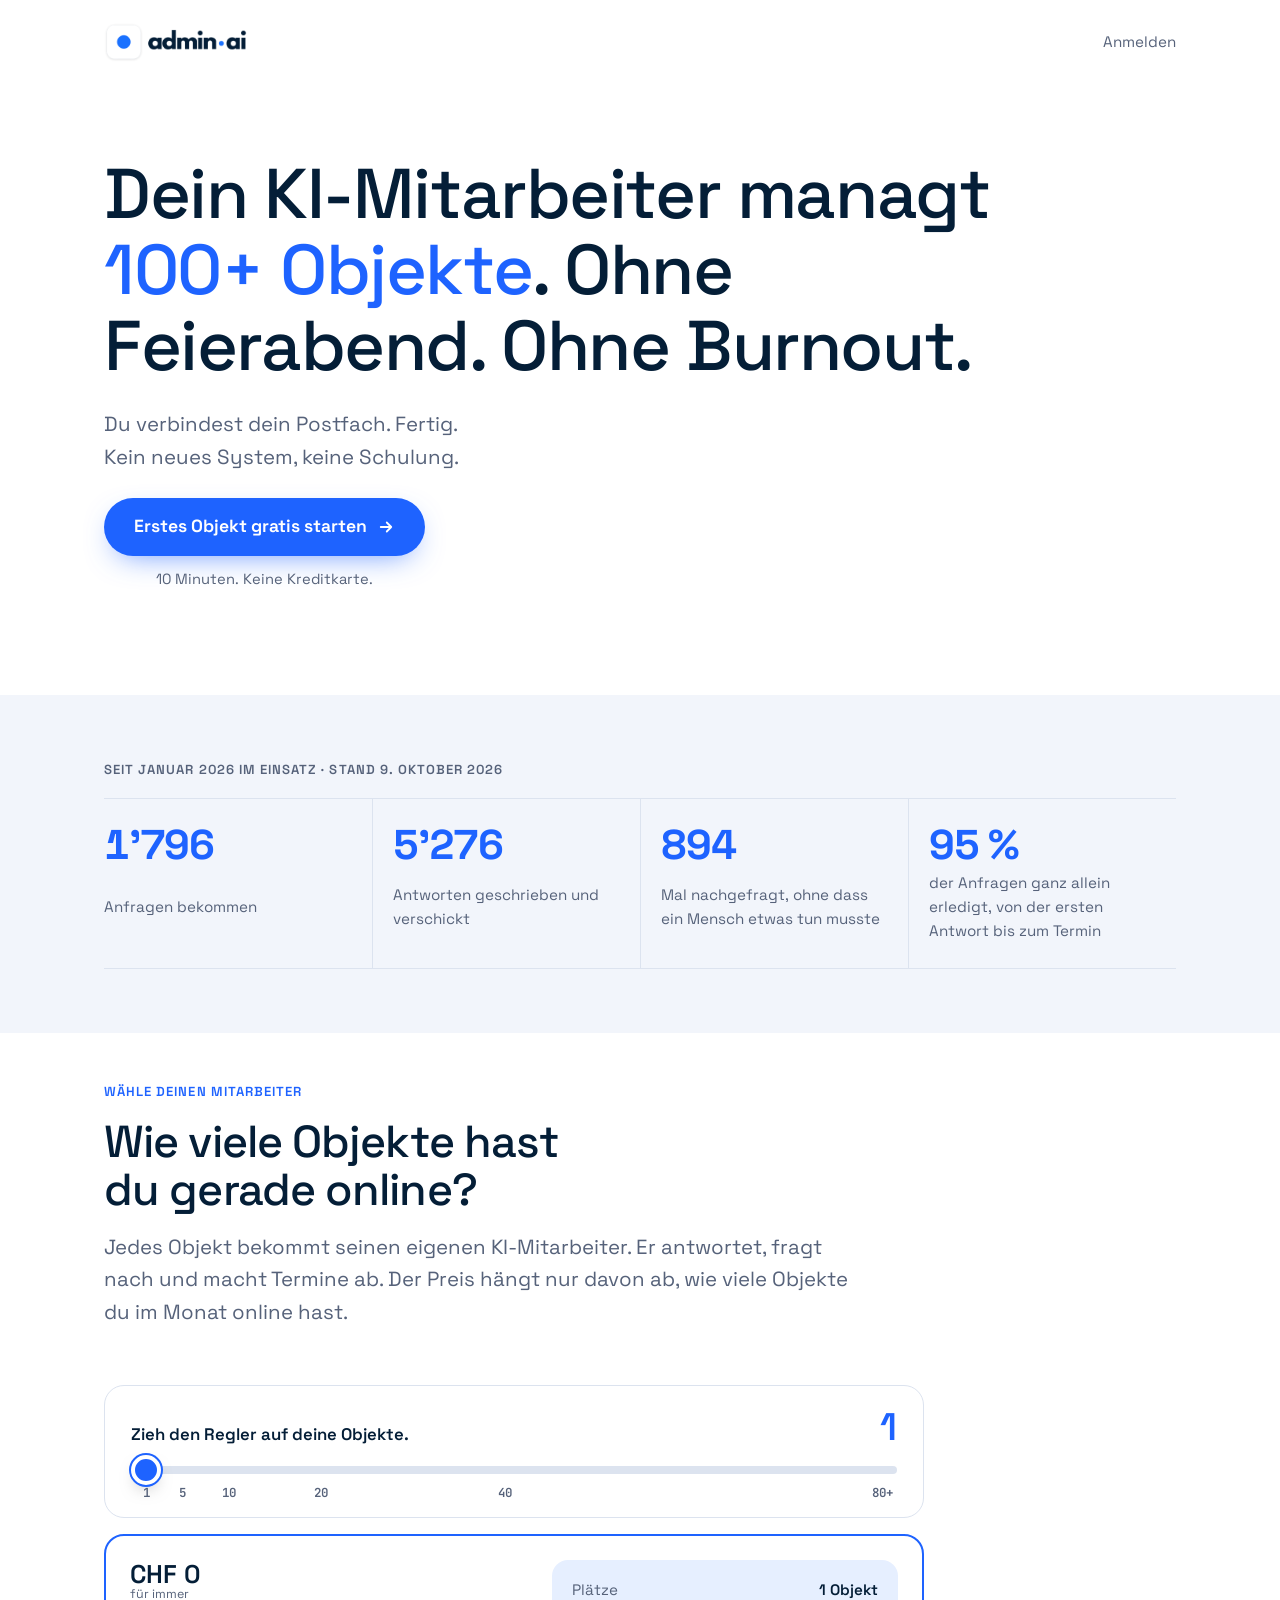
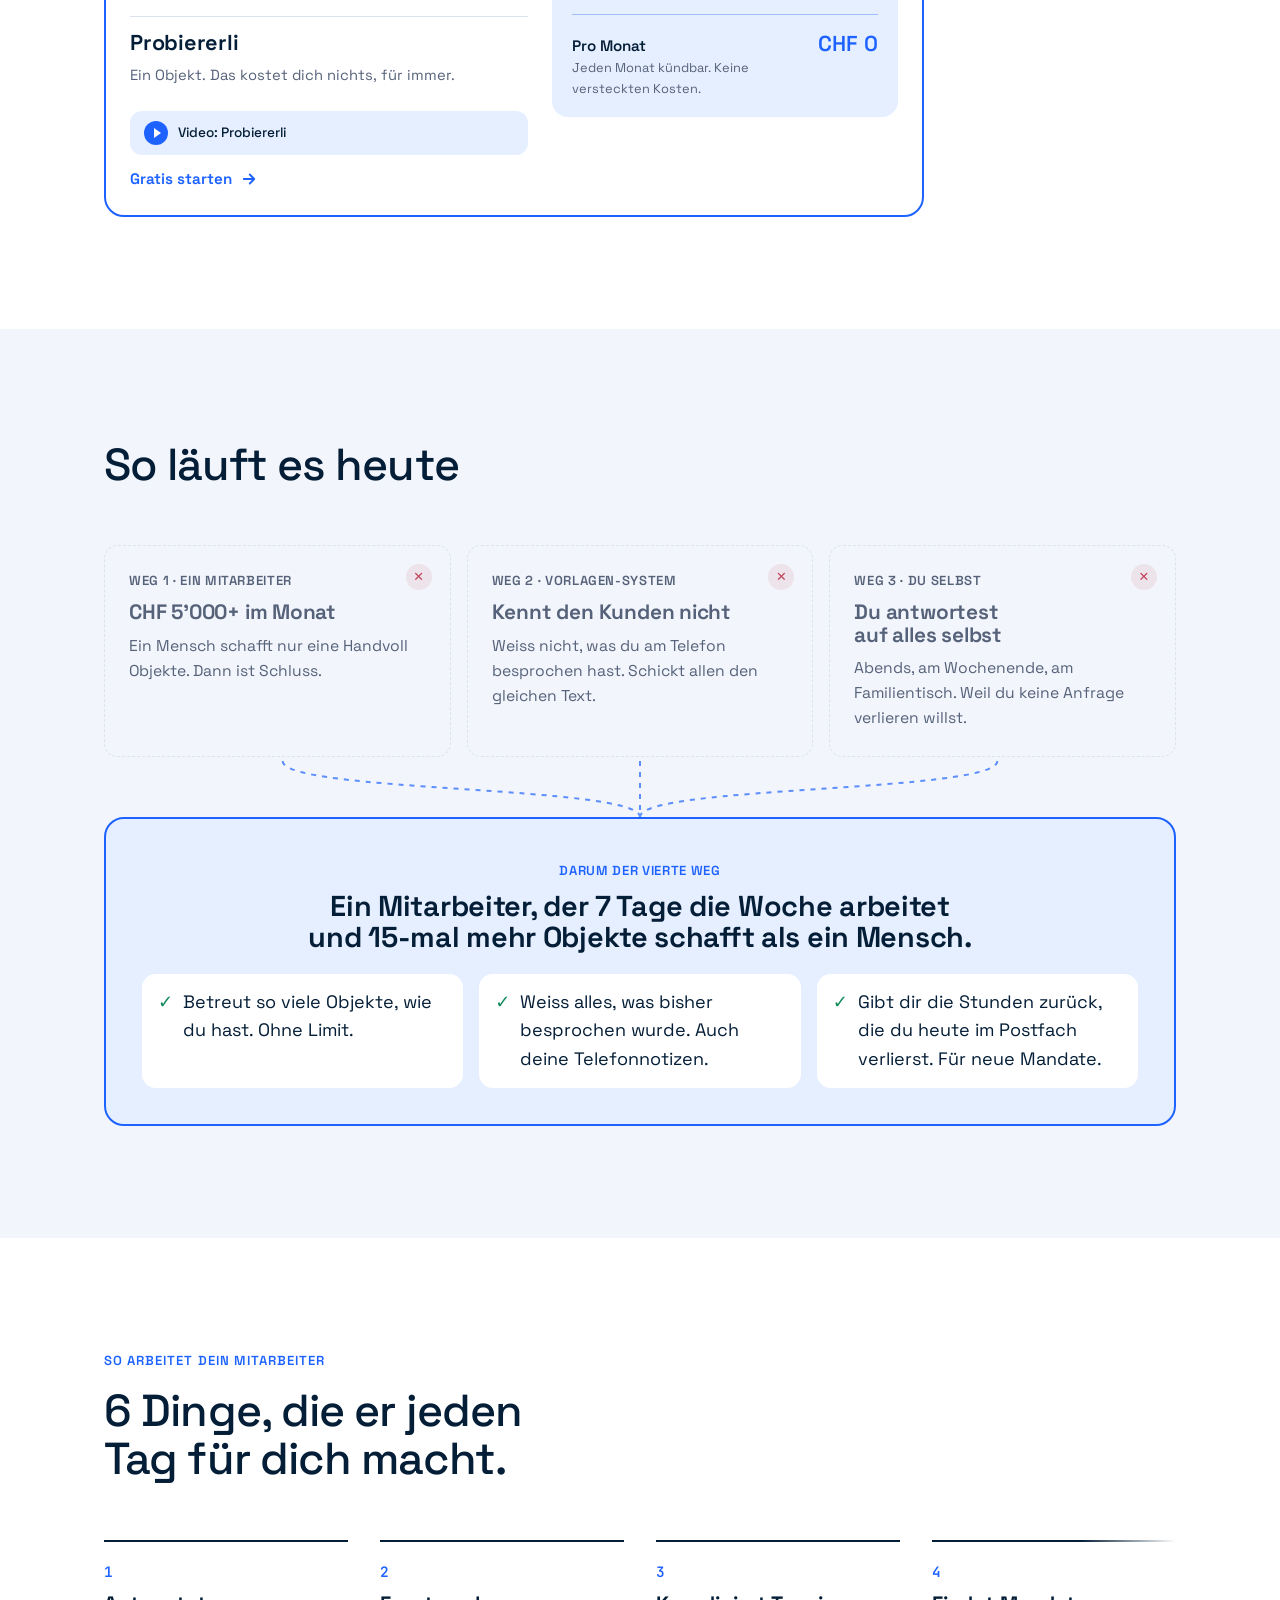
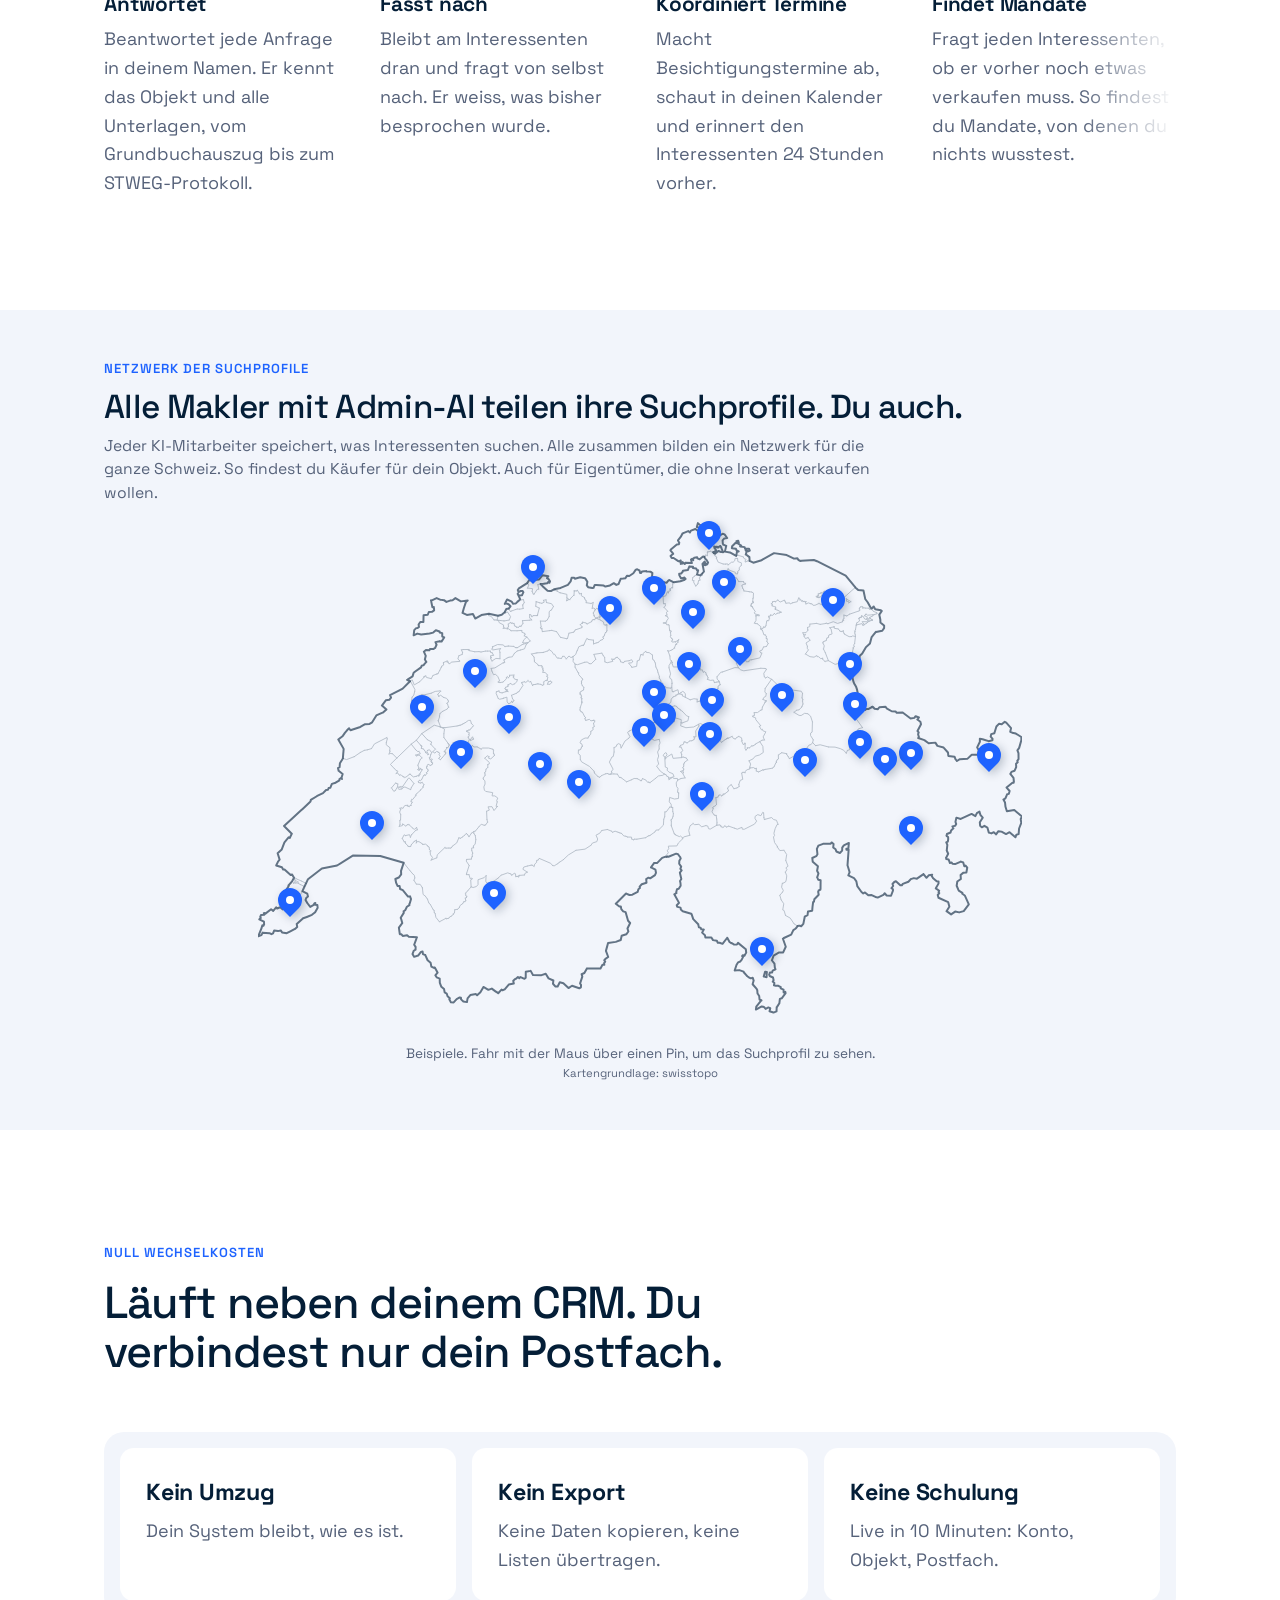
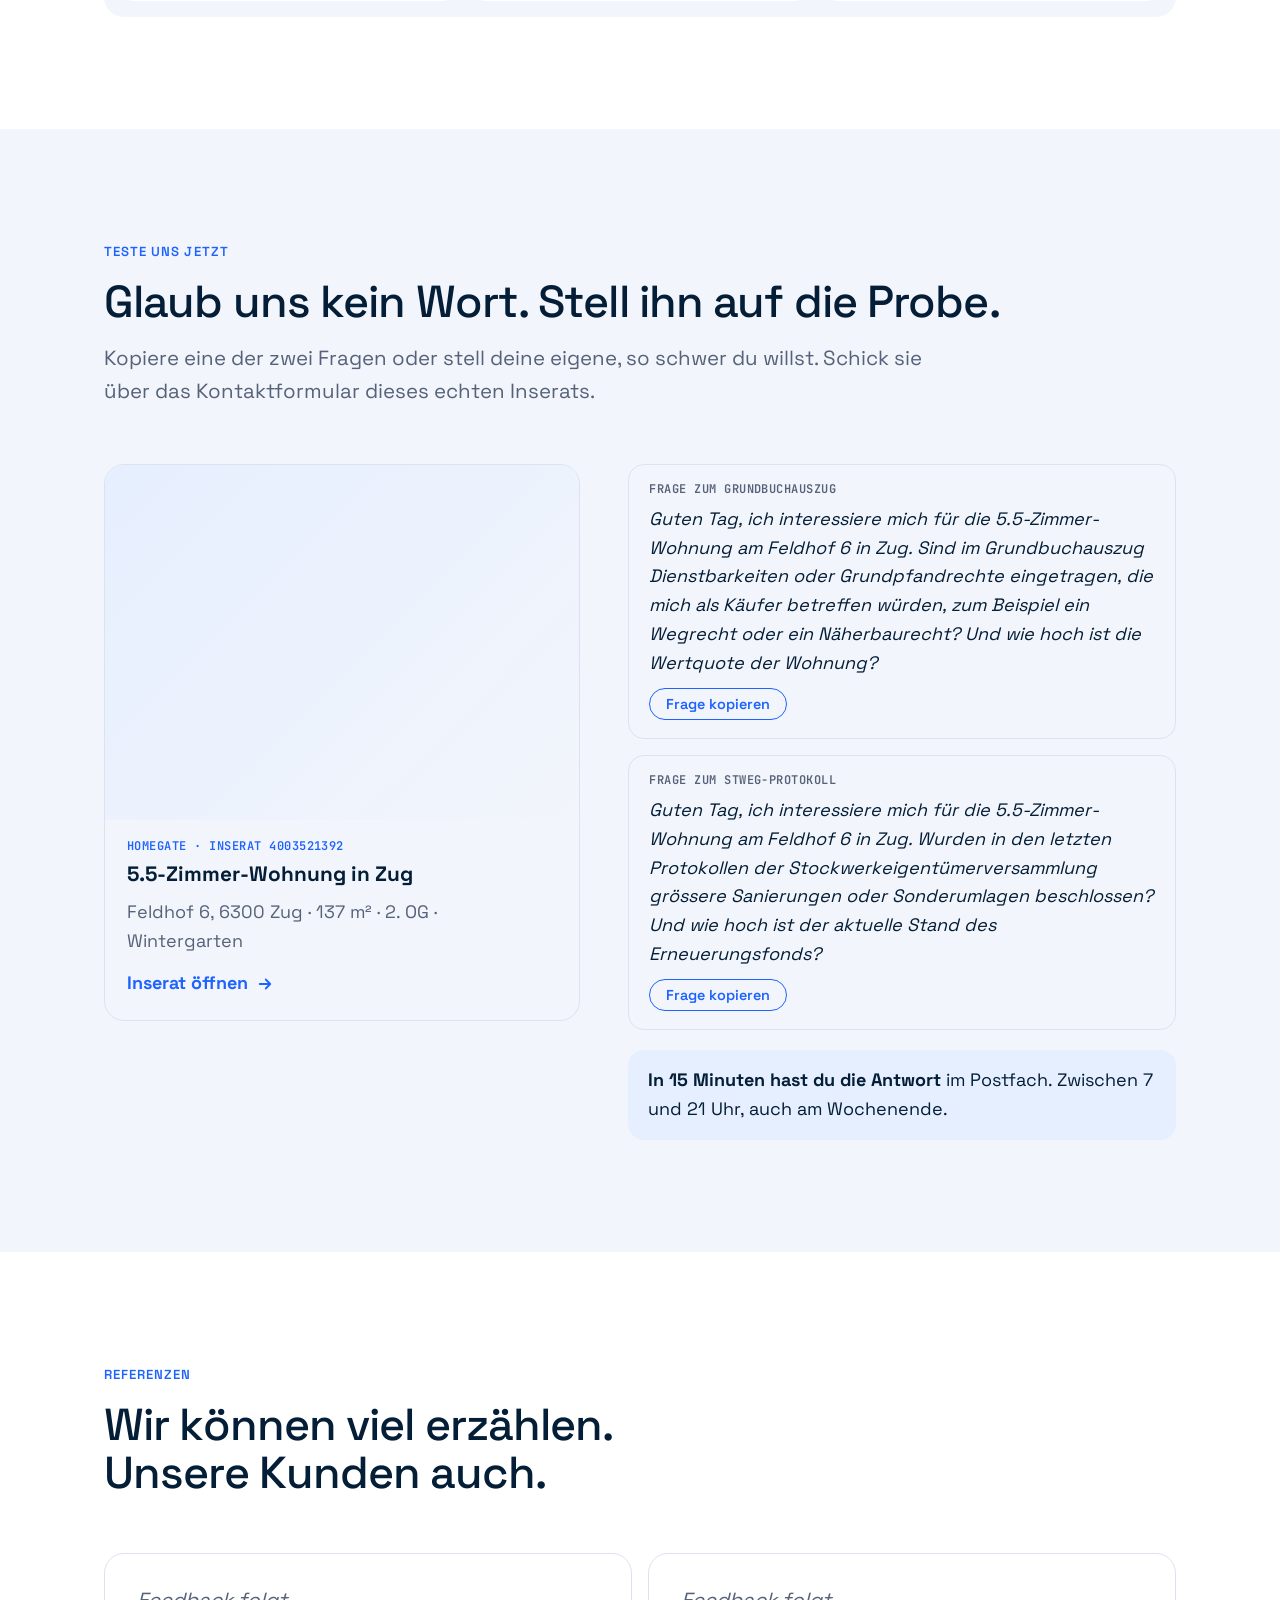
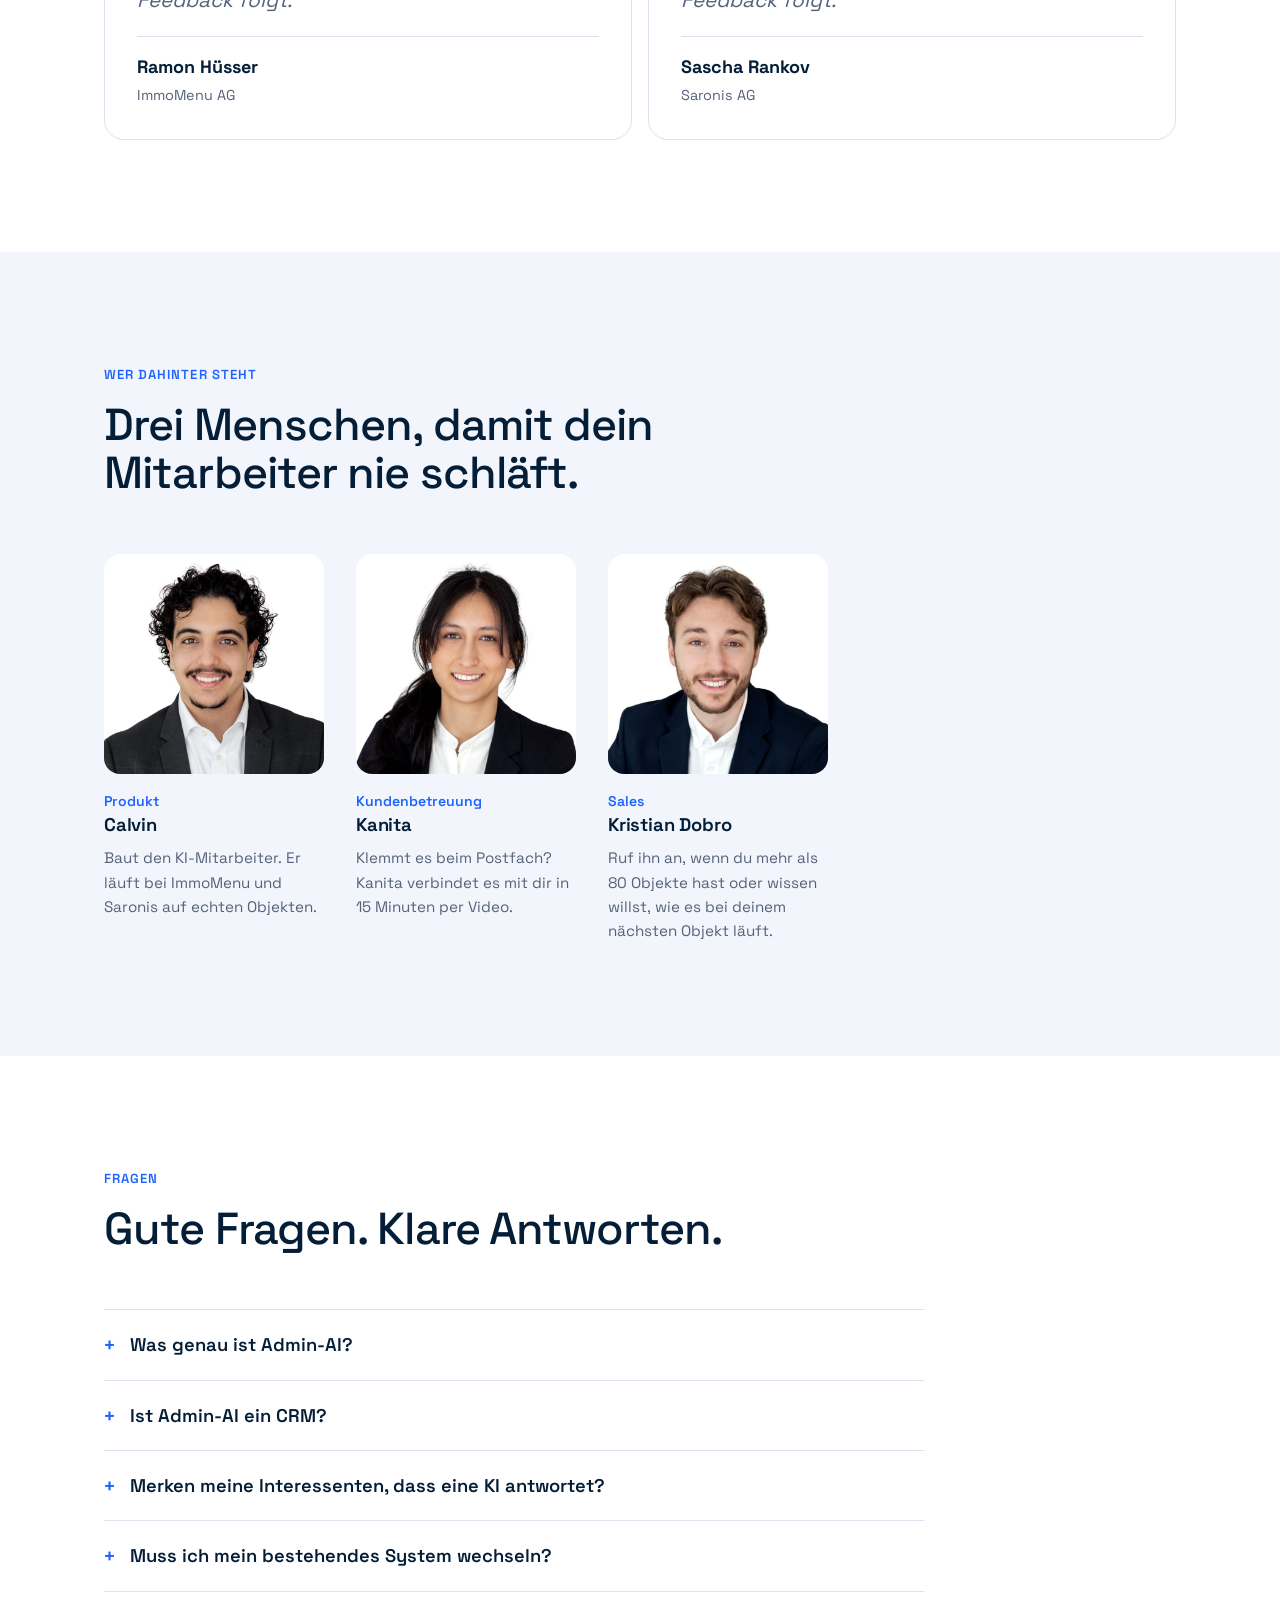
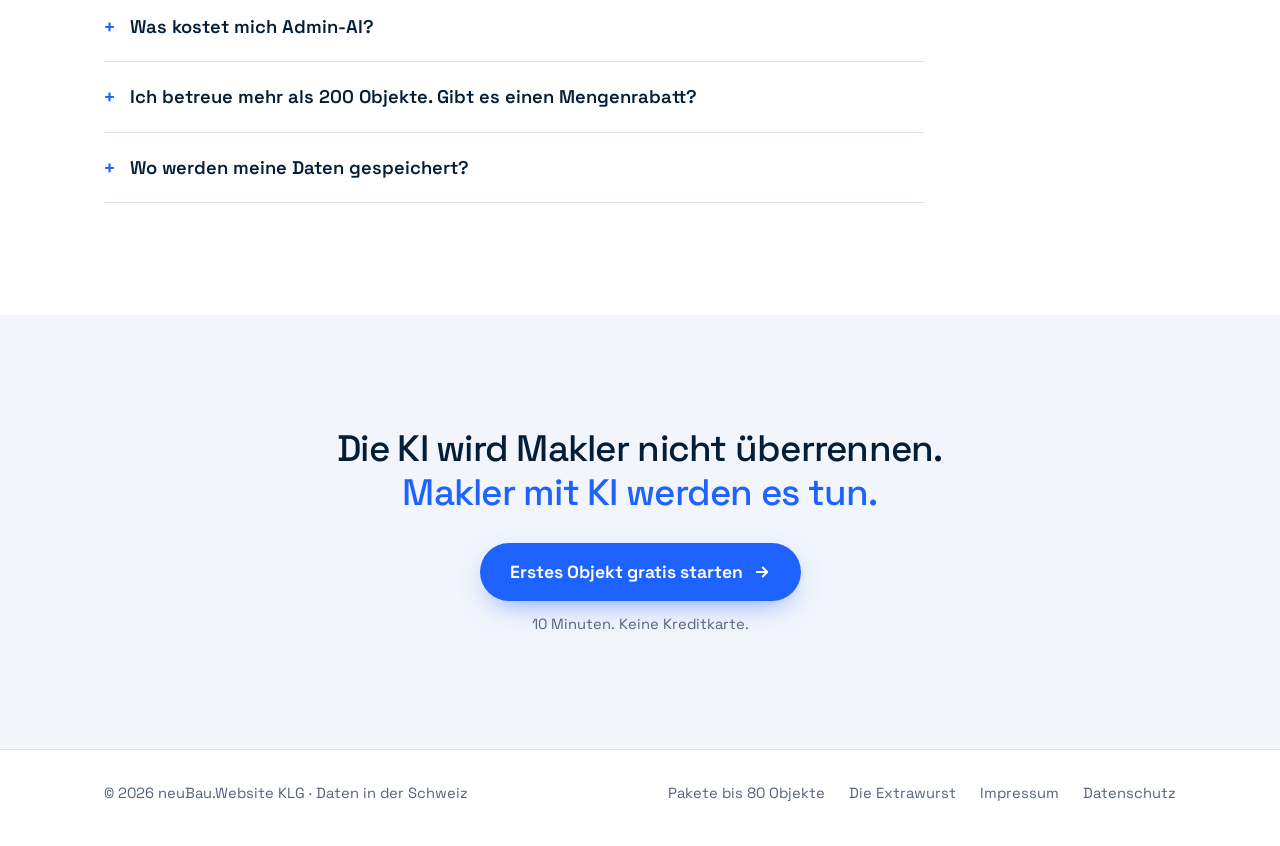
<file: index.html>
<!doctype html>
<html lang="de-CH">
<head>
<meta charset="utf-8">
<meta name="viewport" content="width=device-width, initial-scale=1, viewport-fit=cover">
<title>Admin-AI</title>
<meta name="description" content="Dein Verkaufsmitarbeiter, der jedem Interessenten in 15 Minuten antwortet. Auch am Sonntag. Erstes Objekt gratis.">
<link rel="icon" href="assets/favicon.png">
<link rel="preconnect" href="https://fonts.googleapis.com">
<link rel="preconnect" href="https://fonts.gstatic.com" crossorigin>
<link rel="stylesheet" href="https://fonts.googleapis.com/css2?family=Bricolage+Grotesque:opsz,wght@12..96,500;12..96,650;12..96,700&family=Figtree:wght@400;500;600;700&family=JetBrains+Mono:wght@400;600&family=Space+Grotesk:wght@400;500;600;700&display=swap">
<link rel="stylesheet" href="assets/site.css?v=20261028d">
<script>
  // Ansicht hell/dunkel: gewählte Ansicht merken (Klick aufs Logo wechselt)
  try { var t = localStorage.getItem('theme'); if (t) document.documentElement.setAttribute('data-theme', t); } catch (e) {}
</script>
</head>
<body>

<!-- Kopf: nur Logo, keine Navigation (eine Seite, ein Button) -->
<header class="top">
  <div class="wrap">
    <a class="brand" href="index.html">
      <img class="logo-on-light" src="assets/logo-full-light.png" alt="Admin-AI" width="144" height="40">
      <img class="logo-on-dark" src="assets/logo-full-dark.png" alt="Admin-AI" width="144" height="40">
    </a>
    <a class="top-link" href="https://app.admin-ai.ch">Anmelden</a>
  </div>
</header>

<main>

<!-- 1 · Hero: Headline, Subline, Button. Kein Video auf dieser Seite. -->
<section class="hero">
  <div class="wrap hero-solo">
    <div class="hero-copy">
      <h1>Dein KI-Mitarbeiter managt <em>100+ Objekte</em>. Ohne Feierabend. Ohne Burnout.</h1>
      <p class="lead">Du verbindest dein Postfach. Fertig.<br>Kein neues System, keine Schulung.</p>
      <div class="cta-block">
        <a class="btn" href="produkt.html">Erstes Objekt gratis starten
          <svg viewBox="0 0 24 24" fill="none" stroke="currentColor" stroke-width="2.4" stroke-linecap="round" stroke-linejoin="round" aria-hidden="true"><path d="M5 12h14M13 6l6 6-6 6"/></svg></a>
        <span class="cta-note">10 Minuten. Keine Kreditkarte.</span>
      </div>
    </div>

  </div>
</section>


<!-- Proof: unsere Zahlen (Quelle: admin-ai.ch, Stand 9. Oktober 2026). Beim Aktualisieren Datum mitändern. -->
<section class="proofbar band" aria-label="Was wir bereits gemacht haben">
  <div class="wrap">
    <p class="proofbar-k">Seit Januar 2026 im Einsatz · Stand 9. Oktober 2026</p>
    <div class="proofbar-grid">
      <div><b>1'796</b><span>Anfragen bekommen</span></div>
      <div><b>5'276</b><span>Antworten geschrieben und verschickt</span></div>
      <div><b>894</b><span>Mal nachgefragt, ohne dass ein Mensch etwas tun musste</span></div>
      <div><b>95&nbsp;%</b><span>der Anfragen ganz allein erledigt, von der ersten Antwort bis zum Termin</span></div>
    </div>
  </div>
</section>

<!-- 6 · Produktwahl: Video erst auf der Produktseite -->
<section id="produkte" class="after-proof">
  <div class="wrap">
    <div class="sec-head">
      <p class="eyebrow">Wähle deinen Mitarbeiter</p>
      <h2>Wie viele Objekte hast du gerade online?</h2>
      <p class="lead">Jedes Objekt bekommt seinen eigenen KI-Mitarbeiter. Er antwortet, fragt nach und macht Termine ab. Der Preis hängt nur davon ab, wie viele Objekte du im Monat online hast.</p>
    </div>
<!-- Regler: Preistabelle von Kristian (28.10.2026). Plätze = Objekte gleichzeitig online. 1 Probiererli gratis; 5 Handvoll 195.90 (Gründerpreis, normal 315.90); 10 Klein aber fein 375.90 (Gründerpreis, normal 619.90); 20 Goldene Mitte 1'119.90; 40 Volles Haus 1'909.90; 80 Ganzes Quartier 3'079.90; 80+ Die Extrawurst individuell (Kristian, 28.10. 16:04). Preise pro Monat. -->
    <div class="objekte">
      <div class="obj-box">
        <div class="obj-head">
          <label class="obj-label" for="obj-range">Zieh den Regler auf deine Objekte.</label>
          <output class="obj-val" id="obj-val" for="obj-range">1</output>
        </div>
        <input class="obj-range" type="range" id="obj-range" min="1" max="81" step="1" value="1" aria-label="Anzahl Objekte im Monat">
        <div class="obj-scale" aria-hidden="true"><span style="--x:0%">1</span><span style="--x:5%">5</span><span style="--x:11.25%">10</span><span style="--x:23.75%">20</span><span style="--x:48.75%">40</span><span style="--x:100%">80+</span></div>
      </div>
      <article class="tier main paket" id="paket" aria-live="polite">
        <div class="paket-main">
          <div class="tier-top"><span class="tier-price"><b id="paket-preis">CHF 0</b><s class="paket-alt" id="paket-alt" hidden>statt <span>CHF 315.90</span></s><small id="paket-einheit">pro Monat</small></span><span class="gruender-tag" id="paket-tag" hidden>Gründerpreis</span></div>
          <h3 id="paket-name">Probiererli</h3>
          <div class="tier-body"><p id="paket-text">Ein Objekt. Das kostet dich nichts, für immer.</p></div>
          <div class="tier-foot">
            <a class="tier-video" id="paket-video" href="produkt.html#video"><i></i><span id="paket-video-label">Video: Probiererli</span></a>
            <a class="tier-cta" id="paket-cta" href="produkt.html"><span id="paket-cta-label">Gratis starten</span> <svg viewBox="0 0 24 24" fill="none" stroke="currentColor" stroke-width="2.4" stroke-linecap="round" stroke-linejoin="round" aria-hidden="true"><path d="M5 12h14M13 6l6 6-6 6"/></svg></a>
          </div>
        </div>
        <ul class="paket-calc">
          <li><span>Plätze</span><b id="calc-plaetze">1 Objekt</b></li>
          <li id="calc-normal" hidden><span>Normalpreis<small id="calc-per">CHF 79 pro Objekt</small></span><b id="calc-normal-sum">CHF 315.90</b></li>
          <li id="calc-gruender" hidden><span>Gründerpreis<small>Für die ersten Kunden</small></span><b id="calc-gruender-sum">CHF 195.90</b></li>
          <li class="sum"><span>Pro Monat<small>Jeden Monat kündbar. Keine versteckten Kosten.</small></span><b id="calc-total">CHF 0</b></li>
        </ul>
      </article>
    </div>
  </div>
</section>


<!-- 3 · Warum alles andere nicht geht -->
<section class="band">
  <div class="wrap">
    <div class="sec-head">
      <h2>So läuft es heute</h2>
    </div>
    <div class="options old-ways">
      <div class="opt">
        <span class="k">Weg 1 · Ein Mitarbeiter</span>
        <h3>CHF 5'000+ im Monat</h3>
        <p>Ein Mensch schafft nur eine Handvoll Objekte. Dann ist Schluss.</p>
      </div>
      <div class="opt">
        <span class="k">Weg 2 · Vorlagen-System</span>
        <h3>Kennt den Kunden nicht</h3>
        <p>Weiss nicht, was du am Telefon besprochen hast. Schickt allen den gleichen Text.</p>
      </div>
      <div class="opt">
        <span class="k">Weg 3 · Du selbst</span>
        <h3>Du antwortest auf alles selbst</h3>
        <p>Abends, am Wochenende, am Familientisch. Weil du keine Anfrage verlieren willst.</p>
      </div>
    </div>
    <svg class="merge" viewBox="0 0 600 60" preserveAspectRatio="none" aria-hidden="true"><path d="M100 0 C100 34 300 26 300 60 M300 0 V60 M500 0 C500 34 300 26 300 60"/></svg>
    <div class="way4 way4-answer">
      <div class="way4-head">
        <span class="k">Darum der vierte Weg</span>
        <h3>Ein Mitarbeiter, der 7 Tage die Woche arbeitet und 15-mal mehr Objekte schafft als ein Mensch.</h3>
      </div>
      <ul>
        <li>Betreut so viele Objekte, wie du hast. Ohne Limit.</li>
        <li>Weiss alles, was bisher besprochen wurde. Auch deine Telefonnotizen.</li>
        <li>Gibt dir die Stunden zurück, die du heute im Postfach verlierst. Für neue Mandate.</li>
      </ul>
    </div>
  </div>
</section>

<!-- 4 · So arbeitet dein Mitarbeiter -->
<section>
  <div class="wrap">
    <div class="sec-head">
      <p class="eyebrow">So arbeitet dein Mitarbeiter</p>
      <h2>6 Dinge, die er jeden Tag für dich macht.</h2>
    </div>
    <div class="steps-scroll" id="steps-scroll">
    <div class="steps steps-row" id="steps-row">
      <div class="step"><h3>Antwortet</h3><p>Beantwortet jede Anfrage in deinem Namen. Er kennt das Objekt und alle Unterlagen, vom Grundbuchauszug bis zum STWEG-Protokoll.</p></div>
      <div class="step"><h3>Fasst nach</h3><p>Bleibt am Interessenten dran und fragt von selbst nach. Er weiss, was bisher besprochen wurde.</p></div>
      <div class="step"><h3>Koordiniert Termine</h3><p>Macht Besichtigungstermine ab, schaut in deinen Kalender und erinnert den Interessenten 24 Stunden vorher.</p></div>
      <div class="step"><h3>Findet Mandate</h3><p>Fragt jeden Interessenten, ob er vorher noch etwas verkaufen muss. So findest du Mandate, von denen du nichts wusstest.</p></div>
      <div class="step"><h3>Merkt sich Suchprofile</h3><p>Passt das Objekt nicht? Er fragt, was der Interessent sucht, und speichert es. Passt später ein anderes Objekt, meldet er sich bei dir.</p></div>
      <div class="step"><h3>Fragt dich</h3><p>Bei wichtigen Entscheidungen fragt er dich zuerst. Du schreibst ihm einen Satz, er macht die fertige Antwort daraus.</p></div>
    </div>
    <button class="steps-next steps-prev" type="button" aria-label="Vorherige Schritte anzeigen">
      <svg viewBox="0 0 24 24" fill="none" stroke="currentColor" stroke-width="2.4" stroke-linecap="round" stroke-linejoin="round" aria-hidden="true"><path d="M19 12H5M11 6l-6 6 6 6"/></svg>
    </button>
    <button class="steps-next" type="button" aria-label="Weitere Schritte anzeigen">
      <svg viewBox="0 0 24 24" fill="none" stroke="currentColor" stroke-width="2.4" stroke-linecap="round" stroke-linejoin="round" aria-hidden="true"><path d="M5 12h14M13 6l6 6-6 6"/></svg>
    </button>
    </div>
  </div>
</section>

<!-- 5 · Netzwerk der Suchprofile (Pins sind Beispiele) -->
<section class="band map-sec">
  <div class="wrap">
    <div class="sec-head">
      <p class="eyebrow">Netzwerk der Suchprofile</p>
      <h2>Alle Makler mit Admin-AI teilen ihre Suchprofile. Du auch.</h2>
      <p class="lead">Jeder KI-Mitarbeiter speichert, was Interessenten suchen. Alle zusammen bilden ein Netzwerk für die ganze Schweiz. So findest du Käufer für dein Objekt. Auch für Eigentümer, die ohne Inserat verkaufen wollen.</p>
    </div>
    <div class="chmap">
      <div class="chmap-lines" aria-hidden="true"><img class="ch-kantone" src="assets/ch-kantone.svg" alt=""><img class="ch-umriss" src="assets/ch-umriss.svg" alt=""></div>
      <div class="chmap-pins">
        <button class="pin pin-below" type="button" style="left:56.96%;top:21.08%;--d:0.00s" aria-label="Suchprofil Zürich">
          <span class="pin-card"><b>Eigentumswohnung · 4.5 Zimmer</b><span>Zürich Kreis 6, 7, 10 · max. 10 Min. zur S-Bahn</span><span>CHF 1,8 – 2,1 Mio.</span><span>ab 110 m² · Baujahr ab 2010</span><span>Balkon, Lift, 2 Nasszellen, kein EG</span></span>
        </button>
        <button class="pin pin-below" type="button" style="left:61.0%;top:15.21%;--d:0.17s" aria-label="Suchprofil Winterthur">
          <span class="pin-card"><b>Einfamilienhaus · ab 5.5 Zimmer</b><span>Winterthur, Seuzach, Wiesendangen</span><span>bis CHF 1,6 Mio.</span><span>ab 140 m² · Grundstück ab 400 m²</span><span>Garten, Garage, Nähe Schule</span></span>
        </button>
        <button class="pin pin-below" type="button" style="left:35.98%;top:12.35%;--d:0.34s" aria-label="Suchprofil Basel">
          <span class="pin-card"><b>Wohnung · 3.5 – 4.5 Zimmer</b><span>Basel, Riehen, Binningen</span><span>CHF 1,0 – 1,3 Mio.</span><span>ab 95 m² · Neubau</span><span>Lift, Tiefgarage, ruhige Lage</span></span>
        </button>
        <button class="pin" type="button" style="left:32.85%;top:41.56%;--d:0.51s" aria-label="Suchprofil Bern">
          <span class="pin-card"><b>Haus oder Wohnung mit Garten · 5.5 Zimmer</b><span>Bern, Muri, Ostermundigen (+5 km)</span><span>bis CHF 1,5 Mio.</span><span>ab 130 m² · guter Zustand</span><span>Garten zur alleinigen Nutzung, 2 Parkplätze</span></span>
        </button>
        <button class="pin" type="button" style="left:51.85%;top:36.69%;--d:0.68s" aria-label="Suchprofil Luzern">
          <span class="pin-card"><b>Attikawohnung · 4.5 Zimmer</b><span>Luzern, Horw, Meggen</span><span>CHF 2,0 – 2,4 Mio.</span><span>ab 125 m² · Terrasse ab 30 m²</span><span>Seesicht, Lift, kein Renovationsbedarf</span></span>
        </button>
        <button class="pin pin-l pin-below" type="button" style="left:75.35%;top:18.84%;--d:0.85s" aria-label="Suchprofil St. Gallen">
          <span class="pin-card"><b>Reiheneinfamilienhaus · 4.5 – 5.5 Zimmer</b><span>St. Gallen, Gossau, Wittenbach</span><span>bis CHF 1,05 Mio.</span><span>ab 120 m²</span><span>Garage, familienfreundlich, aktuell in Miete</span></span>
        </button>
        <button class="pin" type="button" style="left:66.0%;top:86.62%;--d:1.02s" aria-label="Suchprofil Lugano">
          <span class="pin-card"><b>Zweitwohnung · 3.5 Zimmer</b><span>Lugano, Paradiso, Castagnola</span><span>bis CHF 950'000</span><span>ab 80 m² · Terrasse</span><span>Seesicht, Pool erwünscht</span></span>
        </button>
        <button class="pin pin-r" type="button" style="left:4.1%;top:77.07%;--d:1.19s" aria-label="Suchprofil Genf">
          <span class="pin-card"><b>Eigentumswohnung · 5 Zimmer</b><span>Genf Champel, Eaux-Vives, Cologny</span><span>CHF 2,3 – 2,6 Mio.</span><span>ab 135 m²</span><span>2 Bäder, Lift, Parkplatz</span></span>
        </button>
        <button class="pin pin-r" type="button" style="left:14.91%;top:61.99%;--d:1.36s" aria-label="Suchprofil Lausanne">
          <span class="pin-card"><b>Wohnung · 3.5 Zimmer</b><span>Lausanne, Pully, Lutry</span><span>bis CHF 1,2 Mio.</span><span>ab 90 m² · Balkon ab 10 m²</span><span>Seesicht, kein EG</span></span>
        </button>
        <button class="pin pin-l" type="button" style="left:78.81%;top:46.24%;--d:1.53s" aria-label="Suchprofil Chur">
          <span class="pin-card"><b>Ferienwohnung · 3.5 Zimmer</b><span>Lenzerheide, Flims, Laax</span><span>bis CHF 1,3 Mio.</span><span>ab 75 m²</span><span>Zweitwohnsitz erlaubt, Tiefgaragenplatz</span></span>
        </button>
        <button class="pin" type="button" style="left:56.41%;top:31.15%;--d:1.70s" aria-label="Suchprofil Zug">
          <span class="pin-card"><b>Wohnung · 5.5 Zimmer</b><span>Zug, Baar, Cham</span><span>CHF 2,5 – 2,8 Mio.</span><span>ab 135 m² · Eigenmittel vorhanden</span><span>Familie, Nähe Schule, 2 TG-Plätze</span></span>
        </button>
        <button class="pin pin-below" type="button" style="left:46.01%;top:20.37%;--d:1.87s" aria-label="Suchprofil Aarau">
          <span class="pin-card"><b>Doppeleinfamilienhaus · ab 5 Zimmer</b><span>Aarau, Buchs AG, Suhr</span><span>bis CHF 1,1 Mio.</span><span>ab 130 m² · Baujahr ab 2005</span><span>Muss zuerst eigene Wohnung verkaufen</span></span>
        </button>
        <button class="pin" type="button" style="left:36.84%;top:50.63%;--d:2.04s" aria-label="Suchprofil Thun">
          <span class="pin-card"><b>Erdgeschosswohnung · 4.5 Zimmer</b><span>Thun, Spiez, Hilterfingen</span><span>bis CHF 1,25 Mio.</span><span>ab 110 m² · barrierefrei</span><span>Gartensitzplatz, Lift, Seesicht bevorzugt</span></span>
        </button>
        <button class="pin" type="button" style="left:30.91%;top:75.69%;--d:2.21s" aria-label="Suchprofil Sion">
          <span class="pin-card"><b>Chalet · ab 4.5 Zimmer</b><span>Verbier, Nendaz, Crans-Montana</span><span>bis CHF 1,8 Mio.</span><span>ab 120 m²</span><span>Cheminée, Skigebiet zu Fuss</span></span>
        </button>
        <button class="pin" type="button" style="left:28.44%;top:32.54%;--d:2.38s" aria-label="Suchprofil Biel">
          <span class="pin-card"><b>Mehrfamilienhaus · 6 – 10 Wohnungen</b><span>Biel, Nidau, Seeland</span><span>bis CHF 3,5 Mio.</span><span>Rendite ab 3,8 %</span><span>Anlageobjekt, guter Unterhalt</span></span>
        </button>
        <button class="pin pin-below" type="button" style="left:59.03%;top:5.81%;--d:2.55s" aria-label="Suchprofil Schaffhausen">
          <span class="pin-card"><b>Bauland · für Einfamilienhaus</b><span>Schaffhausen, Neuhausen, Thayngen</span><span>bis CHF 650'000</span><span>ab 500 m²</span><span>Erschlossen, ruhige Lage</span></span>
        </button>
        <button class="pin pin-r" type="button" style="left:21.47%;top:39.56%;--d:2.72s" aria-label="Suchprofil Neuenburg">
          <span class="pin-card"><b>Wohnung · 4.5 Zimmer</b><span>Neuenburg, Hauterive, Peseux</span><span>bis CHF 900'000</span><span>ab 105 m²</span><span>Seesicht, Parkplatz</span></span>
        </button>
        <button class="pin pin-below" type="button" style="left:51.78%;top:16.5%;--d:2.89s" aria-label="Suchprofil Baden">
          <span class="pin-card"><b>Wohnung · 2.5 – 3.5 Zimmer</b><span>Baden, Wettingen, Ennetbaden</span><span>CHF 600'000 – 750'000</span><span>ab 65 m² · Neubau</span><span>Erstkäufer, max. 10 Min. zum Bahnhof</span></span>
        </button>
        <button class="pin" type="button" style="left:26.54%;top:48.34%;--d:3.06s" aria-label="Suchprofil Freiburg">
          <span class="pin-card"><b>Einfamilienhaus · 5.5 Zimmer</b><span>Freiburg, Marly, Givisiez</span><span>bis CHF 1,15 Mio.</span><span>ab 140 m² · renovationsbedürftig möglich</span><span>Garten, ruhige Lage, Nähe Schule</span></span>
        </button>
        <button class="pin" type="button" style="left:59.43%;top:38.08%;--d:2.28s" aria-label="Suchprofil Schwyz">
          <span class="pin-card"><b>Einfamilienhaus · 5.5 Zimmer</b><span>Schwyz, Brunnen, Ingenbohl</span><span>bis CHF 1,5 Mio.</span><span>ab 150 m² · Grundstück ab 500 m²</span><span>Seesicht, Doppelgarage</span></span>
        </button>
        <button class="pin" type="button" style="left:53.11%;top:41.08%;--d:2.40s" aria-label="Suchprofil Stans">
          <span class="pin-card"><b>Wohnung · 4.5 Zimmer</b><span>Stans, Buochs, Ennetbürgen</span><span>CHF 1,1 – 1,3 Mio.</span><span>ab 115 m² · Neubau</span><span>Bergsicht, Lift, Tiefgarage</span></span>
        </button>
        <button class="pin" type="button" style="left:59.23%;top:44.81%;--d:2.52s" aria-label="Suchprofil Altdorf">
          <span class="pin-card"><b>Haus oder Wohnung mit Garten · 4.5 Zimmer</b><span>Altdorf, Bürglen, Flüelen</span><span>bis CHF 950'000</span><span>ab 110 m²</span><span>Garten, ruhige Lage</span></span>
        </button>
        <button class="pin" type="button" style="left:42.02%;top:54.07%;--d:2.64s" aria-label="Suchprofil Interlaken">
          <span class="pin-card"><b>Ferienwohnung · 2.5 – 3.5 Zimmer</b><span>Interlaken, Wilderswil, Grindelwald</span><span>bis CHF 900'000</span><span>ab 60 m²</span><span>Zweitwohnsitz erlaubt, Balkon</span></span>
        </button>
        <button class="pin pin-l" type="button" style="left:68.56%;top:37.17%;--d:2.76s" aria-label="Suchprofil Glarus">
          <span class="pin-card"><b>Einfamilienhaus · ab 5 Zimmer</b><span>Glarus, Netstal, Näfels</span><span>bis CHF 1 Mio.</span><span>ab 130 m² · renovationsbedürftig möglich</span><span>Garten, Werkstatt oder Hobbyraum</span></span>
        </button>
        <button class="pin" type="button" style="left:63.05%;top:28.29%;--d:2.88s" aria-label="Suchprofil Rapperswil">
          <span class="pin-card"><b>Wohnung · 3.5 – 4.5 Zimmer</b><span>Rapperswil-Jona (+15 km)</span><span>bis CHF 1,5 Mio.</span><span>ab 100 m²</span><span>Familienfreundlich, Nähe Schule</span></span>
        </button>
        <button class="pin" type="button" style="left:50.46%;top:44.04%;--d:3.00s" aria-label="Suchprofil Sarnen">
          <span class="pin-card"><b>Doppeleinfamilienhaus · 5.5 Zimmer</b><span>Sarnen, Sachseln, Alpnach</span><span>bis CHF 1,25 Mio.</span><span>ab 140 m²</span><span>Seesicht, Garage</span></span>
        </button>
        <button class="pin" type="button" style="left:58.13%;top:56.45%;--d:3.12s" aria-label="Suchprofil Andermatt">
          <span class="pin-card"><b>Ferienwohnung · 3.5 Zimmer</b><span>Andermatt, Hospental</span><span>CHF 1,2 – 1,5 Mio.</span><span>ab 85 m² · Neubau</span><span>Skigebiet zu Fuss, Tiefgarage</span></span>
        </button>
        <button class="pin pin-l" type="button" style="left:85.51%;top:48.53%;--d:3.24s" aria-label="Suchprofil Davos">
          <span class="pin-card"><b>Zweitwohnung · 3.5 Zimmer</b><span>Davos, Klosters</span><span>bis CHF 1,4 Mio.</span><span>ab 80 m²</span><span>Zweitwohnsitz erlaubt, Südbalkon</span></span>
        </button>
        <button class="pin pin-l" type="button" style="left:85.55%;top:63.04%;--d:3.36s" aria-label="Suchprofil St. Moritz">
          <span class="pin-card"><b>Wohnung · 4.5 Zimmer</b><span>St. Moritz, Celerina, Pontresina</span><span>CHF 2,8 – 3,5 Mio.</span><span>ab 120 m²</span><span>Seesicht, Cheminée, 2 Garagenplätze</span></span>
        </button>
        <button class="pin pin-l" type="button" style="left:95.69%;top:48.82%;--d:3.48s" aria-label="Suchprofil Scuol">
          <span class="pin-card"><b>Chalet · ab 4.5 Zimmer</b><span>Scuol, Ftan, Sent</span><span>bis CHF 1,6 Mio.</span><span>ab 130 m²</span><span>Bergsicht, ruhige Lage</span></span>
        </button>
        <button class="pin pin-l" type="button" style="left:82.07%;top:49.68%;--d:3.60s" aria-label="Suchprofil Arosa">
          <span class="pin-card"><b>Ferienwohnung · 2.5 Zimmer</b><span>Arosa, Langwies</span><span>bis CHF 750'000</span><span>ab 55 m²</span><span>Zweitwohnsitz erlaubt, Parkplatz</span></span>
        </button>
        <button class="pin pin-l" type="button" style="left:78.15%;top:38.94%;--d:3.72s" aria-label="Suchprofil Bad Ragaz">
          <span class="pin-card"><b>Attikawohnung · 3.5 Zimmer</b><span>Bad Ragaz, Maienfeld, Landquart</span><span>bis CHF 1,35 Mio.</span><span>ab 105 m² · Terrasse</span><span>Lift, barrierefrei</span></span>
        </button>
        <button class="pin pin-l" type="button" style="left:71.6%;top:49.87%;--d:3.84s" aria-label="Suchprofil Ilanz">
          <span class="pin-card"><b>Haus · 5.5 Zimmer</b><span>Ilanz, Surselva</span><span>bis CHF 900'000</span><span>ab 140 m²</span><span>Garten, Nähe Skigebiet</span></span>
        </button>
        <button class="pin pin-l" type="button" style="left:77.57%;top:31.11%;--d:3.96s" aria-label="Suchprofil Buchs SG">
          <span class="pin-card"><b>Wohnung · 4.5 Zimmer</b><span>Buchs SG, Grabs, Sevelen</span><span>bis CHF 850'000</span><span>ab 105 m²</span><span>Balkon, 2 Parkplätze</span></span>
        </button>
      </div>
    </div>
    <p class="chmap-note muted">Beispiele. <span class="on-hover">Fahr mit der Maus über einen Pin, um das Suchprofil zu sehen.</span><span class="on-touch">Tippe auf einen Pin, um das Suchprofil zu sehen.</span><br><small>Kartengrundlage: swisstopo</small></p>
  </div>
</section>

<!-- 10 · Null Wechselkosten -->
<section>
  <div class="wrap">
    <div class="sec-head">
      <p class="eyebrow">Null Wechselkosten</p>
      <h2>Läuft neben deinem CRM. Du verbindest nur dein Postfach.</h2>
    </div>
    <div class="zero band" style="padding:16px;border-radius:20px">
      <div><b>Kein Umzug</b><span>Dein System bleibt, wie es ist.</span></div>
      <div><b>Kein Export</b><span>Keine Daten kopieren, keine Listen übertragen.</span></div>
      <div><b>Keine Schulung</b><span>Live in 10 Minuten: Konto, Objekt, Postfach.</span></div>
    </div>
  </div>
</section>

<!-- Teste uns: echtes Inserat, Frage kopieren, Antwort in 15 Minuten -->
<section id="testen" class="test-sec band">
  <div class="wrap">
    <div class="sec-head">
      <p class="eyebrow">Teste uns jetzt</p>
      <h2>Glaub uns kein Wort. Stell ihn auf die Probe.</h2>
      <p class="lead">Kopiere eine der zwei Fragen oder stell deine eigene, so schwer du willst. Schick sie über das Kontaktformular dieses echten Inserats.</p>
    </div>
    <div class="testgrid">
      <a class="inserat" href="https://www.homegate.ch/kaufen/4003521392" target="_blank" rel="noopener">
        <span class="inserat-img"><img src="https://media2.homegate.ch/f_auto/t_web_dp_large/listings/v2/h530138/4003521392/image/7fa7b7fecec83a4345703f8291b0afce.jpg" alt="5.5-Zimmer-Wohnung am Feldhof 6 in Zug" loading="lazy" referrerpolicy="no-referrer" onerror="this.remove()"></span>
        <span class="inserat-body">
          <span class="inserat-src">Homegate · Inserat 4003521392</span>
          <b>5.5-Zimmer-Wohnung in Zug</b>
          <span class="muted">Feldhof 6, 6300 Zug · 137 m² · 2. OG · Wintergarten</span>
          <span class="go">Inserat öffnen <svg viewBox="0 0 24 24" fill="none" stroke="currentColor" stroke-width="2.4" stroke-linecap="round" stroke-linejoin="round" aria-hidden="true"><path d="M5 12h14M13 6l6 6-6 6"/></svg></span>
        </span>
      </a>
      <div class="questions">
        <div class="q">
          <span class="q-label">Frage zum Grundbuchauszug</span>
          <p>Guten Tag, ich interessiere mich für die 5.5-Zimmer-Wohnung am Feldhof 6 in Zug. Sind im Grundbuchauszug Dienstbarkeiten oder Grundpfandrechte eingetragen, die mich als Käufer betreffen würden, zum Beispiel ein Wegrecht oder ein Näherbaurecht? Und wie hoch ist die Wertquote der Wohnung?</p>
          <button class="q-copy" type="button">Frage kopieren</button>
        </div>
        <div class="q">
          <span class="q-label">Frage zum STWEG-Protokoll</span>
          <p>Guten Tag, ich interessiere mich für die 5.5-Zimmer-Wohnung am Feldhof 6 in Zug. Wurden in den letzten Protokollen der Stockwerkeigentümerversammlung grössere Sanierungen oder Sonderumlagen beschlossen? Und wie hoch ist der aktuelle Stand des Erneuerungsfonds?</p>
          <button class="q-copy" type="button">Frage kopieren</button>
        </div>
        <p class="q-note"><strong>In 15 Minuten hast du die Antwort</strong> im Postfach. Zwischen 7 und 21 Uhr, auch am Wochenende.</p>
      </div>
    </div>
  </div>
</section>

<!-- Referenzen: Feedback unserer zwei Kunden (Zitate folgen von Kristian) -->
<section>
  <div class="wrap">
    <div class="sec-head">
      <p class="eyebrow">Referenzen</p>
      <h2>Wir können viel erzählen. Unsere Kunden auch.</h2>
    </div>
    <div class="refs">
      <figure class="ref">
        <blockquote class="todo">Feedback folgt.</blockquote>
        <figcaption><b>Ramon Hüsser</b><span>ImmoMenu AG</span></figcaption>
      </figure>
      <figure class="ref">
        <blockquote class="todo">Feedback folgt.</blockquote>
        <figcaption><b>Sascha Rankov</b><span>Saronis AG</span></figcaption>
      </figure>
    </div>
  </div>
</section>

<!-- Team -->
<section class="band">
  <div class="wrap">
    <div class="sec-head">
      <p class="eyebrow">Wer dahinter steht</p>
      <h2>Drei Menschen, damit dein Mitarbeiter nie schläft.</h2>
    </div>
    <div class="team">
      <div class="person">
        <img src="assets/team-calvin.jpg" alt="Calvin" loading="lazy" width="720" height="900">
        <div><span class="role">Produkt</span><h3>Calvin</h3></div>
        <p>Baut den KI-Mitarbeiter. Er läuft bei ImmoMenu und Saronis auf echten Objekten.</p>
      </div>
      <div class="person">
        <img src="assets/team-kanita.jpg" alt="Kanita" loading="lazy" width="720" height="900">
        <div><span class="role">Kundenbetreuung</span><h3>Kanita</h3></div>
        <p>Klemmt es beim Postfach? Kanita verbindet es mit dir in 15 Minuten per Video.</p>
      </div>
      <div class="person">
        <img src="assets/team-kristian.jpg" alt="Kristian Dobro" loading="lazy" width="720" height="900">
        <div><span class="role">Sales</span><h3>Kristian Dobro</h3></div>
        <p>Ruf ihn an, wenn du mehr als 80 Objekte hast oder wissen willst, wie es bei deinem nächsten Objekt läuft.</p>
      </div>
    </div>
  </div>
</section>

<!-- FAQ: die Sätze aus dem Angebots-Dokument -->
<section>
  <div class="wrap">
    <div class="sec-head"><p class="eyebrow">Fragen</p><h2>Gute Fragen. Klare Antworten.</h2></div>
    <div class="faq">
      <details><summary>Was genau ist Admin-AI?</summary><p>Admin-AI ist dein KI-Mitarbeiter für den Verkauf. Er beantwortet Kaufanfragen, verschickt Unterlagen, macht Besichtigungen ab und fragt bei Interessenten nach. Automatisch, persönlich, für jedes deiner Objekte.</p></details>
      <details><summary>Ist Admin-AI ein CRM?</summary><p>Nein. Du bekommst einen Mitarbeiter, der dir Arbeit abnimmt. Ein ganzes CRM gibt es gratis dazu, solange dein Mitarbeiter läuft. Dein altes CRM kannst du behalten.</p></details>
      <details><summary>Merken meine Interessenten, dass eine KI antwortet?</summary><p>Nein. Admin-AI schreibt keine Standardtexte. Er kennt dein Objekt, weiss, was bisher besprochen wurde, und antwortet jedem Interessenten persönlich. Er arbeitet täglich von 07:10 bis 21:00 Uhr, damit es natürlich wirkt.</p></details>
      <details><summary>Muss ich mein bestehendes System wechseln?</summary><p>Nein. Du verbindest nur dein Verkaufs-Postfach. Dein CRM, deine Inserate und deine Abläufe bleiben, wie sie sind.</p></details>
      <details><summary>Was kostet mich Admin-AI?</summary><p>Dein erstes Objekt kostet nichts, für immer. Danach zahlst du ein festes Paket pro Monat, je nachdem, wie viele Objekte du online hast: 5 Objekte CHF 195.90 (Gründerpreis, normal CHF 315.90), 10 Objekte CHF 375.90 (Gründerpreis, normal CHF 619.90), 20 Objekte CHF 1'119.90, 40 Objekte CHF 1'909.90, 80 Objekte CHF 3'079.90. Ab 81 Objekten machen wir dir ein eigenes Angebot. Keine versteckten Kosten. Du kannst jeden Monat aufhören.</p></details>
      <details><summary>Ich betreue mehr als 200 Objekte. Gibt es einen Mengenrabatt?</summary><p>Ja. Je grösser dein Paket, desto weniger zahlst du pro Objekt: von CHF 79 bis CHF 39. Hast du mehr als 80 Objekte, machen wir dir ein eigenes Angebot. <a href="buero.html#termin">Termin vereinbaren</a></p></details>
      <details><summary>Wo werden meine Daten gespeichert?</summary><p>Deine Daten gehören dir. Wir nutzen sie nicht, um KI zu trainieren. Admin-AI sieht nur das verbundene Postfach, und du kannst die Verbindung jederzeit trennen. Alle Daten liegen in der Schweiz, auf AWS-Servern in Zürich.</p></details>
    </div>
  </div>
</section>

<!-- Letzter Button -->
<section class="final band">
  <div class="wrap">
    <h2 class="final-claim"><span>Die KI wird Makler nicht überrennen.</span> <span>Makler mit KI werden es tun.</span></h2>
    <div class="cta-block center">
      <a class="btn" href="produkt.html">Erstes Objekt gratis starten
        <svg viewBox="0 0 24 24" fill="none" stroke="currentColor" stroke-width="2.4" stroke-linecap="round" stroke-linejoin="round" aria-hidden="true"><path d="M5 12h14M13 6l6 6-6 6"/></svg></a>
      <span class="cta-note">10 Minuten. Keine Kreditkarte.</span>
    </div>
  </div>
</section>

</main>

<footer>
  <div class="wrap">
    <span>© 2026 neuBau.Website KLG · Daten in der Schweiz</span>
    <nav aria-label="Fusszeile">
      <a href="produkt.html">Pakete bis 80 Objekte</a>
      <a href="buero.html">Die Extrawurst</a>
      <a href="#impressum">Impressum</a>
      <a href="#datenschutz">Datenschutz</a>
    </nav>
  </div>
</footer>

<script>
  (function () {
    var box = document.getElementById('steps-scroll'), row = document.getElementById('steps-row');
    if (!box || !row) return;
    function update() { box.classList.toggle('at-end', row.scrollLeft + row.clientWidth >= row.scrollWidth - 4); box.classList.toggle('at-start', row.scrollLeft <= 4); }
    function go(dir) { var step = row.querySelector('.step'); row.scrollBy({ left: dir * (step.getBoundingClientRect().width + 32), behavior: 'smooth' }); }
    box.querySelector('.steps-next:not(.steps-prev)').addEventListener('click', function () { go(1); });
    box.querySelector('.steps-prev').addEventListener('click', function () { go(-1); });
    row.addEventListener('scroll', update, { passive: true });
    window.addEventListener('resize', update);
    update();
  })();
</script>
<script>
  // Zahlen: blenden ein und zählen von 0 hoch, sobald sie sichtbar werden (wie auf admin-ai.ch)
  (function () {
    var grid = document.querySelector('.proofbar-grid');
    if (!grid || !('IntersectionObserver' in window) || matchMedia('(prefers-reduced-motion: reduce)').matches) return;
    var nums = Array.prototype.map.call(grid.querySelectorAll('b'), function (b) {
      var m = b.innerHTML.match(/^([\d']+)(.*)$/);
      return m ? { el: b, to: parseInt(m[1].replace(/'/g, ''), 10), rest: m[2] } : null;
    }).filter(Boolean);
    function fmt(n) { return String(n).replace(/\B(?=(\d{3})+(?!\d))/g, "'"); }
    nums.forEach(function (n) { n.el.innerHTML = '0' + n.rest; });
    grid.classList.add('count-wait');
    var io = new IntersectionObserver(function (es) {
      if (!es[0].isIntersecting) return;
      io.disconnect(); grid.classList.add('count-go');
      var t0 = performance.now(), dur = 1000;
      (function tick(t) {
        var k = Math.min(1, (t - t0) / dur), e = 1 - Math.pow(1 - k, 3);
        nums.forEach(function (n) { n.el.innerHTML = fmt(Math.round(n.to * e)) + n.rest; });
        if (k < 1) requestAnimationFrame(tick);
      })(t0);
    }, { threshold: 0.4 });
    io.observe(grid);
  })();
</script>
<script>
  // Karte: startet leer, Pins erscheinen nacheinander, sobald die Karte im Bild ist
  (function () {
    var map = document.querySelector('.chmap');
    if (!map || !('IntersectionObserver' in window)) return;
    var pins = Array.prototype.slice.call(map.querySelectorAll('.pin'));
    for (var i = pins.length - 1; i > 0; i--) { var j = Math.floor(Math.random() * (i + 1)), t = pins[i]; pins[i] = pins[j]; pins[j] = t; }
    pins.forEach(function (p, i) { p.style.setProperty('--d', (0.3 + i * 0.12).toFixed(2) + 's'); });
    map.classList.add('wait');
    var io = new IntersectionObserver(function (es) {
      if (es[0].isIntersecting) { map.classList.add('go'); io.disconnect(); }
    }, { threshold: 0.35 });
    io.observe(map);
  })();
</script>
<script>
  // Karte: Pin per Tippen öffnen (Handy), anderswo tippen schliesst
  document.addEventListener('click', function (e) {
    var pin = e.target.closest('.pin');
    document.querySelectorAll('.pin.open').forEach(function (p) { if (p !== pin) p.classList.remove('open'); });
    if (pin) pin.classList.toggle('open');
  });
</script>
<script>
  // Testfragen kopieren
  document.querySelectorAll('.q-copy').forEach(function (b) {
    b.addEventListener('click', function () {
      var t = b.parentNode.querySelector('p').textContent;
      function done() { b.textContent = 'Kopiert ✓'; b.classList.add('ok'); setTimeout(function () { b.textContent = 'Frage kopieren'; b.classList.remove('ok'); }, 2000); }
      if (navigator.clipboard) navigator.clipboard.writeText(t).then(done, function () { fallback(); });
      else fallback();
      function fallback() { var a = document.createElement('textarea'); a.value = t; document.body.appendChild(a); a.select(); try { document.execCommand('copy'); done(); } catch (e) {} a.remove(); }
    });
  });
</script>
<script>
  // Objekt-Regler: Paket, Preis und Monatsbetrag folgen der Reglerposition (Tabelle von Kristian, 28.10.2026)
  (function () {
    var r = document.getElementById('obj-range'); if (!r) return;
    function $(id) { return document.getElementById(id); }
    function chf(n) { var p = n.toFixed(2).split('.'); return 'CHF ' + p[0].replace(/\B(?=(\d{3})+(?!\d))/g, "'") + (p[1] === '00' ? '' : '.' + p[1]); }
    var T = [
      { max: 1,  name: 'Probiererli',     normal: 0,       gruender: 0,      per: 0,  text: 'Ein Objekt. Das kostet dich nichts, für immer.' },
      { max: 5,  name: 'Handvoll',        normal: 315.90,  gruender: 195.90, per: 79, text: 'Passend für Einzelmakler mit bis zu 5 Objekten im Monat.' },
      { max: 10, name: 'Klein aber fein', normal: 619.90,  gruender: 375.90, per: 69, text: 'Passend für Einzelmakler oder kleine Teams mit bis zu 10 Objekten im Monat.' },
      { max: 20, name: 'Goldene Mitte',   normal: 1119.90, gruender: 0,      per: 59, text: 'Passend für wachsende Büros mit bis zu 20 Objekten im Monat.' },
      { max: 40, name: 'Volles Haus',     normal: 1909.90, gruender: 0,      per: 49, text: 'Passend für grosse Büros mit bis zu 40 Objekten im Monat.' },
      { max: 80, name: 'Ganzes Quartier', normal: 3079.90, gruender: 0,      per: 39, text: 'Passend für grosse Büros mit bis zu 80 Objekten im Monat.' },
      { max: 81, name: 'Die Extrawurst',  normal: -1,      gruender: 0,      per: 0,  text: 'Ab mehr als 80 Objekten im Monat schauen wir uns dein Portfolio genauer an und erstellen gemeinsam ein individuelles Paket.', video: 'buero.html#video', cta: 'buero.html', ctaLabel: 'Gratis starten & Video\u2011Call' }
    ];
    function update() {
      var n = +r.value, i = 0;
      while (n > T[i].max) i++;
      var p = T[i], plus = p.normal < 0, price = p.gruender || p.normal;
      r.style.setProperty('--f', (n - 1) / 80);
      $('obj-val').textContent = plus ? '80+' : n;
      $('paket-name').textContent = p.name;
      $('paket-text').textContent = p.text;
      $('paket-video-label').textContent = 'Video: ' + p.name;
      $('paket-video').href = p.video || 'produkt.html#video';
      $('paket-cta').href = p.cta || 'produkt.html';
      $('paket-cta-label').textContent = p.ctaLabel || 'Gratis starten';
      $('paket-preis').textContent = plus ? 'Individuell' : chf(price);
      $('paket-einheit').textContent = plus ? 'Wir machen dir ein Angebot' : (p.normal ? 'pro Monat' : 'für immer');
      $('paket-tag').hidden = !p.gruender;
      $('paket-alt').hidden = !p.gruender;
      $('paket-alt').querySelector('span').textContent = chf(p.normal);
      $('calc-plaetze').textContent = plus ? 'Mehr als 80 Objekte' : p.max + (p.max === 1 ? ' Objekt' : ' Objekte');
      $('calc-normal').hidden = !p.normal || plus;
      $('calc-gruender').hidden = !p.gruender;
      $('calc-normal').classList.toggle('struck', !!p.gruender);
      $('calc-per').textContent = chf(p.per) + ' pro Objekt';
      $('calc-normal-sum').textContent = chf(p.normal);
      $('calc-gruender-sum').textContent = chf(p.gruender);
      $('calc-total').textContent = plus ? 'auf Anfrage' : chf(price);
    }
    r.addEventListener('input', update);
    update();
  })();
</script>
<script>
  // Klick aufs Logo wechselt zwischen heller und dunkler Ansicht
  document.querySelectorAll('.brand').forEach(function (a) {
    a.addEventListener('click', function (e) {
      e.preventDefault();
      var r = document.documentElement, cur = r.getAttribute('data-theme') || (matchMedia('(prefers-color-scheme: dark)').matches ? 'dark' : 'light');
      var next = cur === 'dark' ? 'light' : 'dark';
      r.setAttribute('data-theme', next);
      try { localStorage.setItem('theme', next); } catch (e) {}
    });
  });
</script>
<script>
</script>
</body>
</html>
</file>
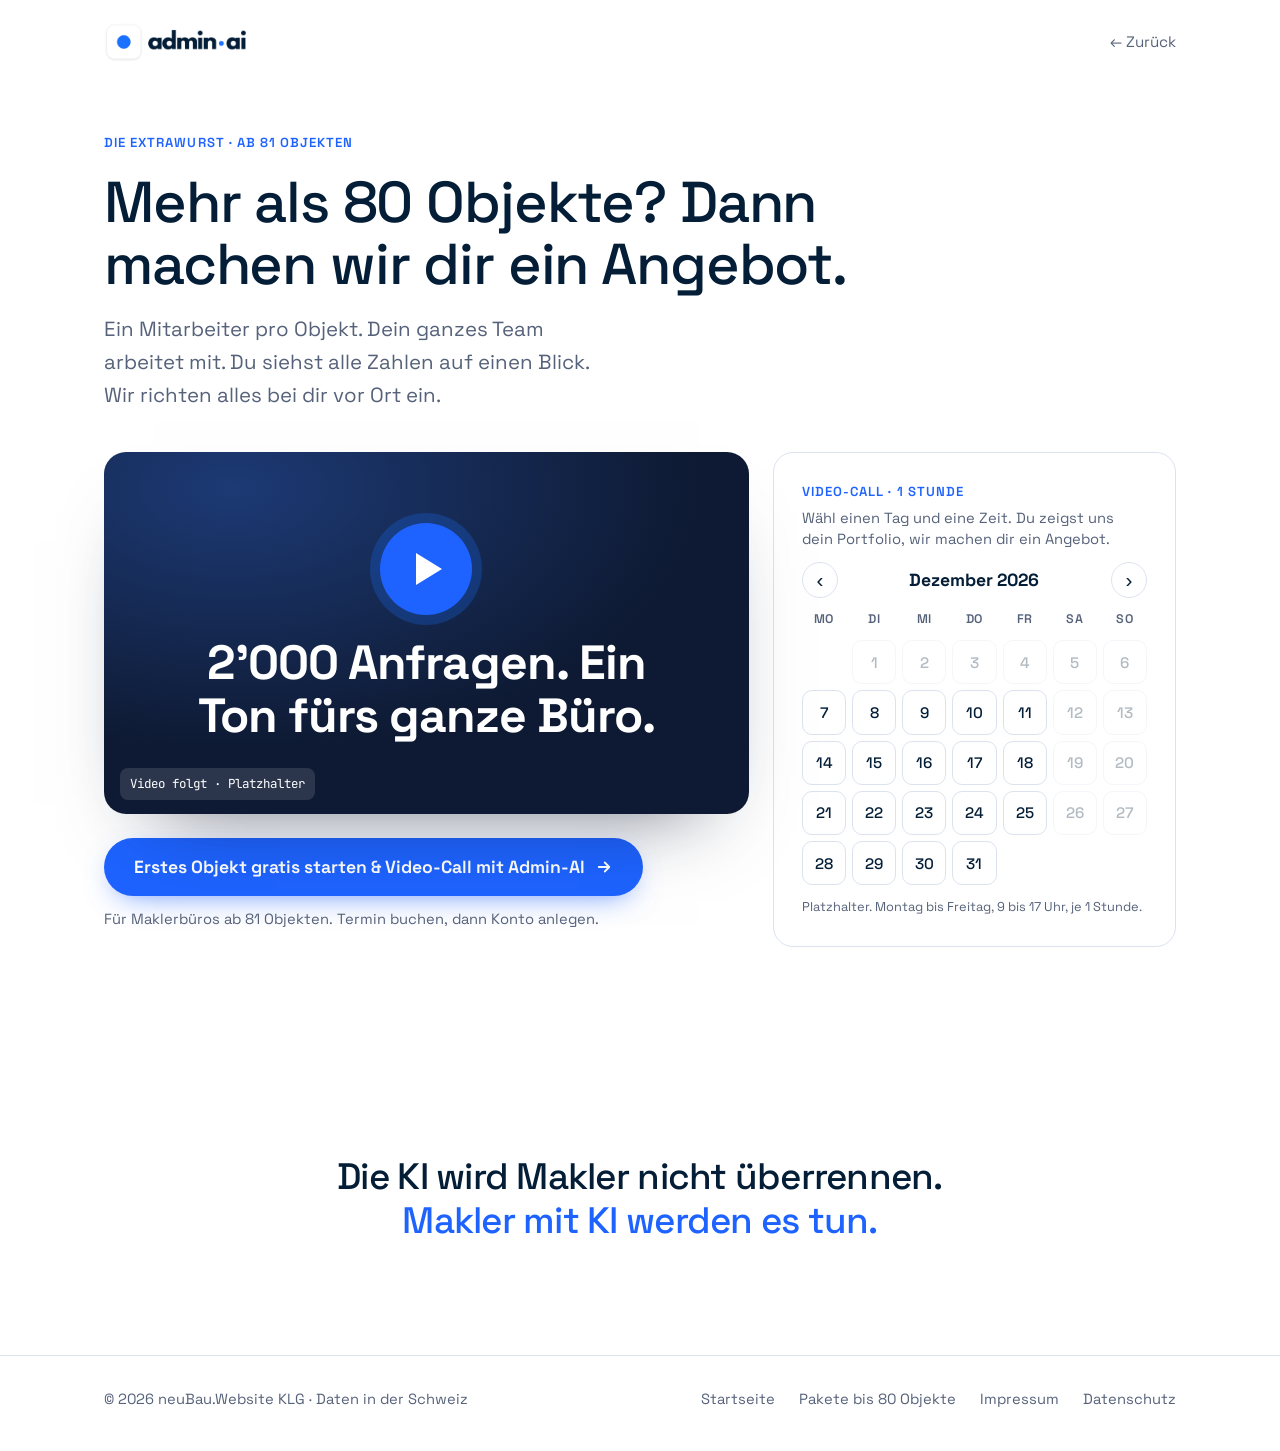
<file: buero.html>
<!doctype html>
<html lang="de-CH">
<head>
<meta charset="utf-8">
<meta name="viewport" content="width=device-width, initial-scale=1, viewport-fit=cover">
<title>Die Extrawurst · Admin-AI</title>
<meta name="description" content="Die Extrawurst: das Paket für Maklerbüros ab 81 Objekten. Wir machen dir ein Angebot.">
<link rel="icon" href="assets/favicon.png">
<link rel="preconnect" href="https://fonts.googleapis.com">
<link rel="preconnect" href="https://fonts.gstatic.com" crossorigin>
<link rel="stylesheet" href="https://fonts.googleapis.com/css2?family=Bricolage+Grotesque:opsz,wght@12..96,500;12..96,650;12..96,700&family=Figtree:wght@400;500;600;700&family=JetBrains+Mono:wght@400;600&family=Space+Grotesk:wght@400;500;600;700&display=swap">
<link rel="stylesheet" href="assets/site.css?v=20261028d">
<script>
  // Ansicht hell/dunkel: gewählte Ansicht merken (Klick aufs Logo wechselt)
  try { var t = localStorage.getItem('theme'); if (t) document.documentElement.setAttribute('data-theme', t); } catch (e) {}
</script>
</head>
<body>

<header class="top">
  <div class="wrap">
    <a class="brand" href="index.html">
      <img class="logo-on-light" src="assets/logo-full-light.png" alt="Admin-AI" width="144" height="40">
      <img class="logo-on-dark" src="assets/logo-full-dark.png" alt="Admin-AI" width="144" height="40">
    </a>
    <a class="top-link" href="index.html#produkte">← Zurück</a>
  </div>
</header>

<main>
<section class="prod-hero">
  <div class="wrap">
    <div class="head">
      <p class="eyebrow">Die Extrawurst · Ab 81 Objekten</p>
      <h1>Mehr als 80 Objekte? Dann machen wir dir ein Angebot.</h1>
      <p class="lead">Ein Mitarbeiter pro Objekt. Dein ganzes Team arbeitet mit. Du siehst alle Zahlen auf einen Blick. Wir richten alles bei dir vor Ort ein.</p>
    </div>

    <!--
      VIDEO-PLATZHALTER (Die Extrawurst)
      Ersetzen wie auf produkt.html: den <div class="poster">…</div> und die beiden <span class="ph-…"> löschen
      und ein <iframe> von Vimeo oder YouTube (nicht gelistet) einsetzen.
    -->
    <div class="video-row">
    <div class="video-col">
    <div class="video" id="video" role="img" aria-label="Platzhalter für das Video zum Paket Die Extrawurst">
      <div class="poster">
        <span class="playbtn" aria-hidden="true"></span>
        <p>2'000 Anfragen. Ein Ton fürs ganze Büro.</p>
      </div>
      <span class="ph-note">Video folgt · Platzhalter</span>
    </div>
    <div class="under-video">
      <div class="cta-block">
        <a class="btn" href="start.html">Erstes Objekt gratis starten &amp; Video&#8209;Call mit Admin&#8209;AI
          <svg viewBox="0 0 24 24" fill="none" stroke="currentColor" stroke-width="2.4" stroke-linecap="round" stroke-linejoin="round" aria-hidden="true"><path d="M5 12h14M13 6l6 6-6 6"/></svg></a>
        <span class="cta-note">Für Maklerbüros ab 81 Objekten. Termin buchen, dann Konto anlegen.</span>
      </div>
    </div>
    </div>
    <!-- Kalender-Platzhalter (Kristian, 28.10.2026): Termin für 1 Stunde, neben dem Video. Beim Livegang mit Kristians Kalender synchronisieren (z. B. Cal.com oder Google Calendar einbetten). -->
    <aside class="cal cal-side" id="termin" aria-label="Termin buchen">
      <div class="cal-intro">
        <p class="eyebrow">Video-Call · 1 Stunde</p>
        <p class="muted">Wähl einen Tag und eine Zeit. Du zeigst uns dein Portfolio, wir machen dir ein Angebot.</p>
      </div>
      <div class="cal-head">
        <button type="button" class="cal-nav" id="cal-prev" aria-label="Vorheriger Monat">‹</button>
        <strong id="cal-title"></strong>
        <button type="button" class="cal-nav" id="cal-next" aria-label="Nächster Monat">›</button>
      </div>
      <div class="cal-grid" id="cal-grid" role="grid"></div>
      <div class="cal-slots" id="cal-slots" hidden>
        <p class="cal-day" id="cal-day"></p>
        <div class="cal-times" id="cal-times"></div>
        <button class="btn" type="button" id="cal-book" disabled>Termin buchen</button>
        <p class="form-msg" id="cal-msg" hidden>Vorschau: Der Kalender wird beim Livegang mit Kristians Kalender synchronisiert.</p>
      </div>
      <p class="muted cal-note">Platzhalter. Montag bis Freitag, 9 bis 17 Uhr, je 1 Stunde.</p>
    </aside>
    </div>
  </div>
</section>

<!-- Kristian (28.10.2026): wie die andere Video-Seite, nur Video, Kalender, Button und Schlusszeile. Erklär-Abschnitt und Kontaktformular entfernt. -->
<section class="final">
  <div class="wrap">
    <h2 class="final-claim"><span>Die KI wird Makler nicht überrennen.</span> <span>Makler mit KI werden es tun.</span></h2>
  </div>
</section>
</main>

<footer>
  <div class="wrap">
    <span>© 2026 neuBau.Website KLG · Daten in der Schweiz</span>
    <nav aria-label="Fusszeile">
      <a href="index.html">Startseite</a>
      <a href="produkt.html">Pakete bis 80 Objekte</a>
      <a href="#impressum">Impressum</a>
      <a href="#datenschutz">Datenschutz</a>
    </nav>
  </div>
</footer>

<script>
  // Kalender-Platzhalter: Werktage ab morgen wählbar, Termine je 1 Stunde
  (function () {
    var months = ['Januar','Februar','März','April','Mai','Juni','Juli','August','September','Oktober','November','Dezember'];
    var days = ['Mo','Di','Mi','Do','Fr','Sa','So'];
    var today = new Date(); today.setHours(0,0,0,0);
    var view = new Date(today.getFullYear(), today.getMonth(), 1);
    var grid = document.getElementById('cal-grid'), title = document.getElementById('cal-title');
    var slots = document.getElementById('cal-slots'), dayEl = document.getElementById('cal-day'), times = document.getElementById('cal-times'), book = document.getElementById('cal-book');
    var picked = null, pickedTime = null;
    function render() {
      title.textContent = months[view.getMonth()] + ' ' + view.getFullYear();
      grid.innerHTML = '';
      days.forEach(function (d) { var h = document.createElement('span'); h.className = 'cal-wd'; h.textContent = d; grid.appendChild(h); });
      var first = (view.getDay() + 6) % 7;
      for (var i = 0; i < first; i++) grid.appendChild(document.createElement('span'));
      var n = new Date(view.getFullYear(), view.getMonth() + 1, 0).getDate();
      for (var d = 1; d <= n; d++) {
        var date = new Date(view.getFullYear(), view.getMonth(), d), wd = date.getDay();
        var ok = date > today && wd !== 0 && wd !== 6;
        var b = document.createElement('button'); b.type = 'button'; b.textContent = d; b.disabled = !ok;
        if (picked && date.getTime() === picked.getTime()) b.classList.add('on');
        b.addEventListener('click', (function (date) { return function () { picked = date; pickedTime = null; render(); showSlots(); }; })(date));
        grid.appendChild(b);
      }
    }
    function showSlots() {
      slots.hidden = false; book.disabled = true;
      dayEl.textContent = days[(picked.getDay() + 6) % 7] + ', ' + picked.getDate() + '. ' + months[picked.getMonth()] + ' ' + picked.getFullYear();
      times.innerHTML = '';
      ['09:00','10:00','11:00','13:00','14:00','15:00','16:00'].forEach(function (t) {
        var b = document.createElement('button'); b.type = 'button'; b.textContent = t;
        b.addEventListener('click', function () { pickedTime = t; times.querySelectorAll('button').forEach(function (x) { x.classList.toggle('on', x === b); }); book.disabled = false; });
        times.appendChild(b);
      });
    }
    document.getElementById('cal-prev').addEventListener('click', function () { view = new Date(view.getFullYear(), view.getMonth() - 1, 1); render(); });
    document.getElementById('cal-next').addEventListener('click', function () { view = new Date(view.getFullYear(), view.getMonth() + 1, 1); render(); });
    book.addEventListener('click', function () { document.getElementById('cal-msg').hidden = false; });
    render();
  })();
</script>
<script>
  // Klick aufs Logo wechselt zwischen heller und dunkler Ansicht
  document.querySelectorAll('.brand').forEach(function (a) {
    a.addEventListener('click', function (e) {
      e.preventDefault();
      var r = document.documentElement, cur = r.getAttribute('data-theme') || (matchMedia('(prefers-color-scheme: dark)').matches ? 'dark' : 'light');
      var next = cur === 'dark' ? 'light' : 'dark';
      r.setAttribute('data-theme', next);
      try { localStorage.setItem('theme', next); } catch (e) {}
    });
  });
</script>
</body>
</html>
</file>
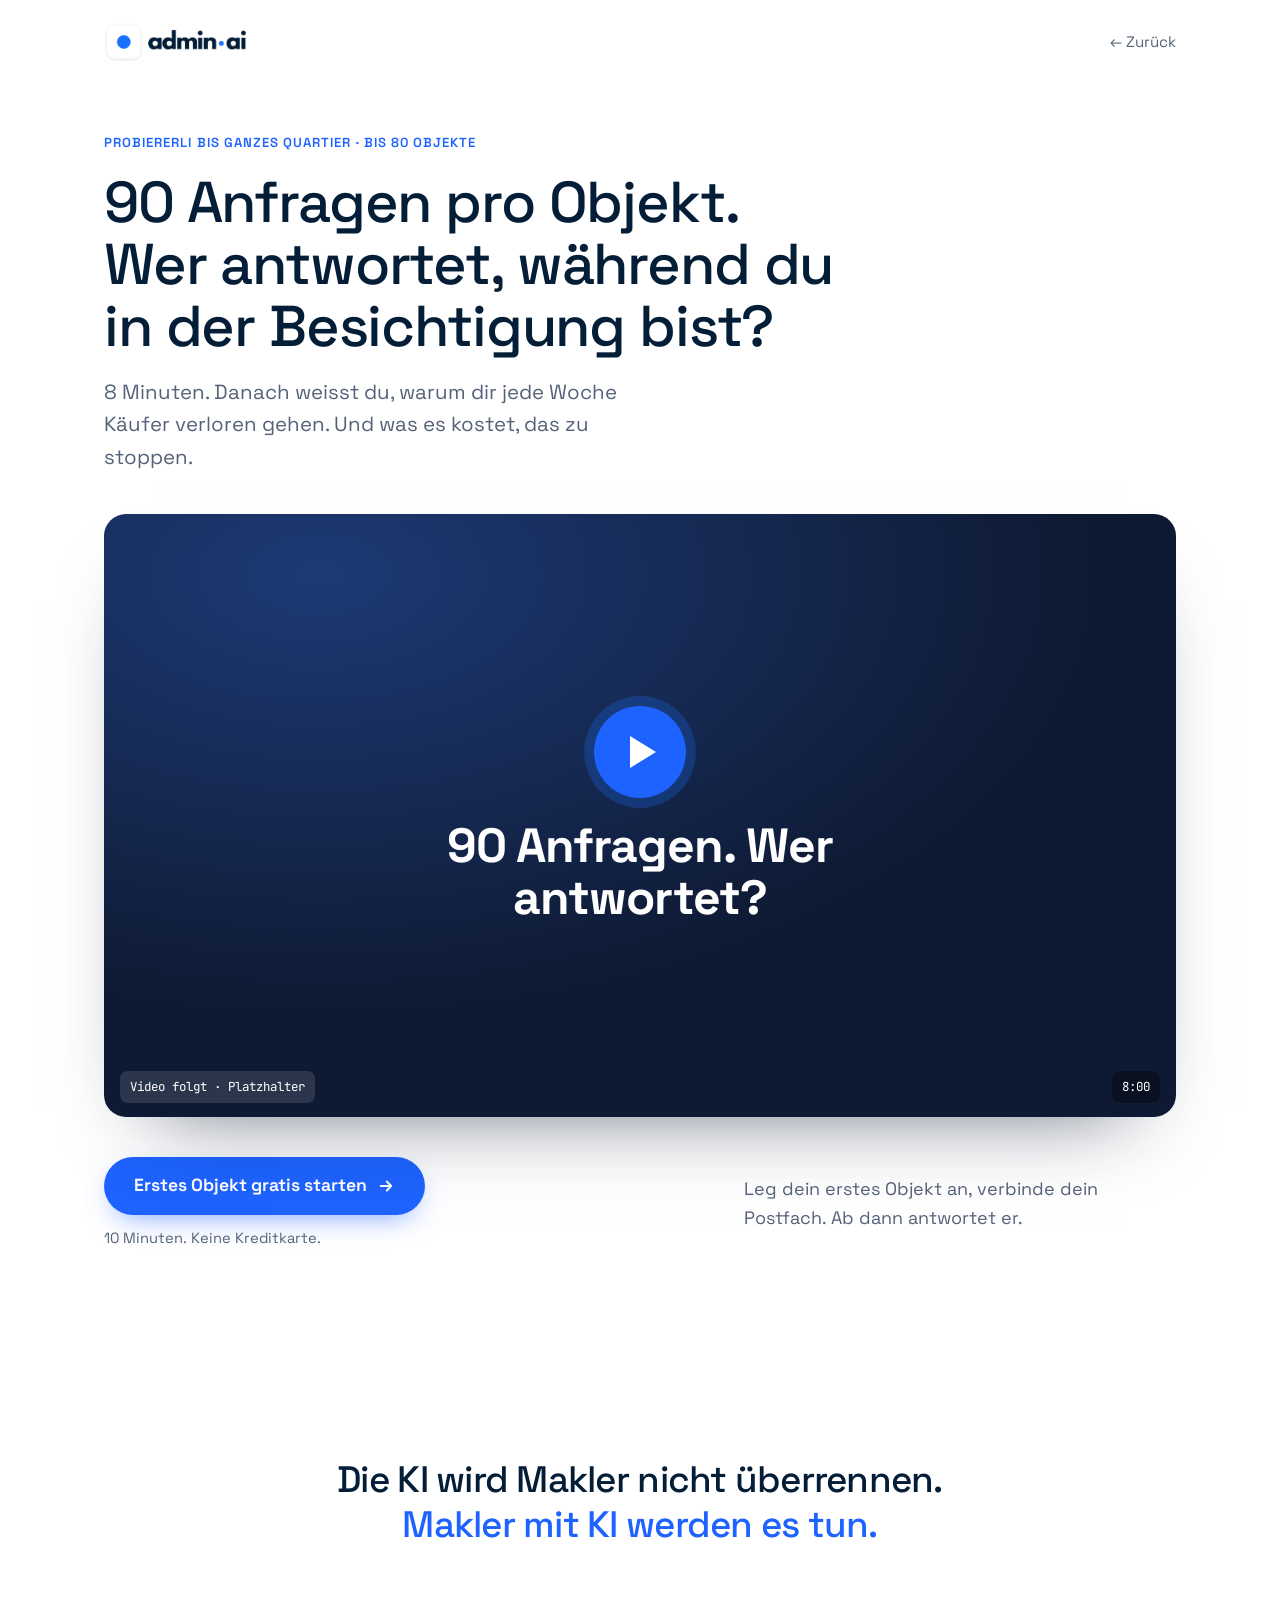
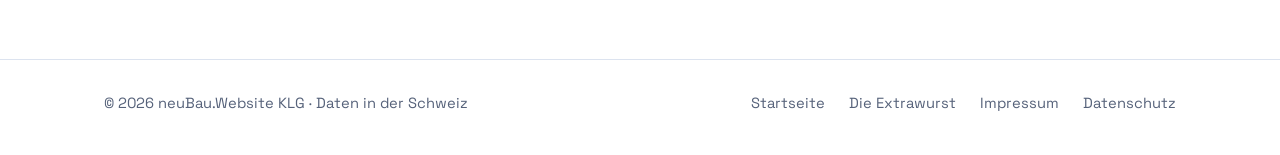
<file: produkt.html>
<!doctype html>
<html lang="de-CH">
<head>
<meta charset="utf-8">
<meta name="viewport" content="width=device-width, initial-scale=1, viewport-fit=cover">
<title>Pakete bis 80 Objekte · Admin-AI</title>
<meta name="description" content="In 8 Minuten siehst du, wie dein KI-Mitarbeiter an einem echten Objekt antwortet, nachfasst und Besichtigungen koordiniert.">
<link rel="icon" href="assets/favicon.png">
<link rel="preconnect" href="https://fonts.googleapis.com">
<link rel="preconnect" href="https://fonts.gstatic.com" crossorigin>
<link rel="stylesheet" href="https://fonts.googleapis.com/css2?family=Bricolage+Grotesque:opsz,wght@12..96,500;12..96,650;12..96,700&family=Figtree:wght@400;500;600;700&family=JetBrains+Mono:wght@400;600&family=Space+Grotesk:wght@400;500;600;700&display=swap">
<link rel="stylesheet" href="assets/site.css?v=20261028d">
<script>
  // Ansicht hell/dunkel: gewählte Ansicht merken (Klick aufs Logo wechselt)
  try { var t = localStorage.getItem('theme'); if (t) document.documentElement.setAttribute('data-theme', t); } catch (e) {}
</script>
</head>
<body>

<header class="top">
  <div class="wrap">
    <a class="brand" href="index.html">
      <img class="logo-on-light" src="assets/logo-full-light.png" alt="Admin-AI" width="144" height="40">
      <img class="logo-on-dark" src="assets/logo-full-dark.png" alt="Admin-AI" width="144" height="40">
    </a>
    <a class="top-link" href="index.html#produkte">← Zurück</a>
  </div>
</header>

<main>

<section class="prod-hero">
  <div class="wrap">
    <div class="head">
      <p class="eyebrow">Probiererli bis Ganzes Quartier · bis 80 Objekte</p>
      <h1>90 Anfragen pro Objekt. Wer antwortet, während du in der Besichtigung bist?</h1>
      <p class="lead">8 Minuten. Danach weisst du, warum dir jede Woche Käufer verloren gehen. Und was es kostet, das zu stoppen.</p>
    </div>

    <!--
      VIDEO-PLATZHALTER
      So ersetzt du ihn durch das echte Video (Vimeo oder YouTube, nicht gelistet):
      Lösche den ganzen <div class="poster">…</div> sowie die beiden <span class="ph-…">
      und setze an ihre Stelle zum Beispiel:
        Vimeo:   <iframe src="https://player.vimeo.com/video/DEINE-ID?autoplay=1&muted=1&texttrack=de" allow="autoplay; fullscreen; picture-in-picture" allowfullscreen title="So arbeitet dein Mitarbeiter"></iframe>
        YouTube: <iframe src="https://www.youtube-nocookie.com/embed/DEINE-ID?autoplay=1&mute=1&cc_load_policy=1" allow="autoplay; fullscreen" allowfullscreen title="So arbeitet dein Mitarbeiter"></iframe>
      Autoplay stumm, Untertitel eingebrannt (80 % schauen ohne Ton).
    -->
    <div class="video" id="video" role="img" aria-label="Platzhalter für das Video: So arbeitet dein Mitarbeiter">
      <div class="poster">
        <span class="playbtn" aria-hidden="true"></span>
        <p>90 Anfragen. Wer antwortet?</p>
      </div>
      <span class="ph-note">Video folgt · Platzhalter</span>
      <span class="ph-len">8:00</span>
    </div>

    <div class="under-video">
      <div class="cta-block">
        <a class="btn" href="start.html">Erstes Objekt gratis starten
          <svg viewBox="0 0 24 24" fill="none" stroke="currentColor" stroke-width="2.4" stroke-linecap="round" stroke-linejoin="round" aria-hidden="true"><path d="M5 12h14M13 6l6 6-6 6"/></svg></a>
        <span class="cta-note">10 Minuten. Keine Kreditkarte.</span>
      </div>
      <p class="muted" style="max-width:36ch">Leg dein erstes Objekt an, verbinde dein Postfach. Ab dann antwortet er.</p>
    </div>
  </div>
</section>

<!-- Kristian (28.10.2026): Video-Seite endet nach dem Button. Kapitel, Angebot und «In 10 Minuten live» entfernt. -->

<section class="final">
  <div class="wrap">
    <h2 class="final-claim"><span>Die KI wird Makler nicht überrennen.</span> <span>Makler mit KI werden es tun.</span></h2>
  </div>
</section>

</main>

<footer>
  <div class="wrap">
    <span>© 2026 neuBau.Website KLG · Daten in der Schweiz</span>
    <nav aria-label="Fusszeile">
      <a href="index.html">Startseite</a>
      <a href="buero.html">Die Extrawurst</a>
      <a href="#impressum">Impressum</a>
      <a href="#datenschutz">Datenschutz</a>
    </nav>
  </div>
</footer>

<script>
  // Klick aufs Logo wechselt zwischen heller und dunkler Ansicht
  document.querySelectorAll('.brand').forEach(function (a) {
    a.addEventListener('click', function (e) {
      e.preventDefault();
      var r = document.documentElement, cur = r.getAttribute('data-theme') || (matchMedia('(prefers-color-scheme: dark)').matches ? 'dark' : 'light');
      var next = cur === 'dark' ? 'light' : 'dark';
      r.setAttribute('data-theme', next);
      try { localStorage.setItem('theme', next); } catch (e) {}
    });
  });
</script>
<script>
</script>
</body>
</html>
</file>
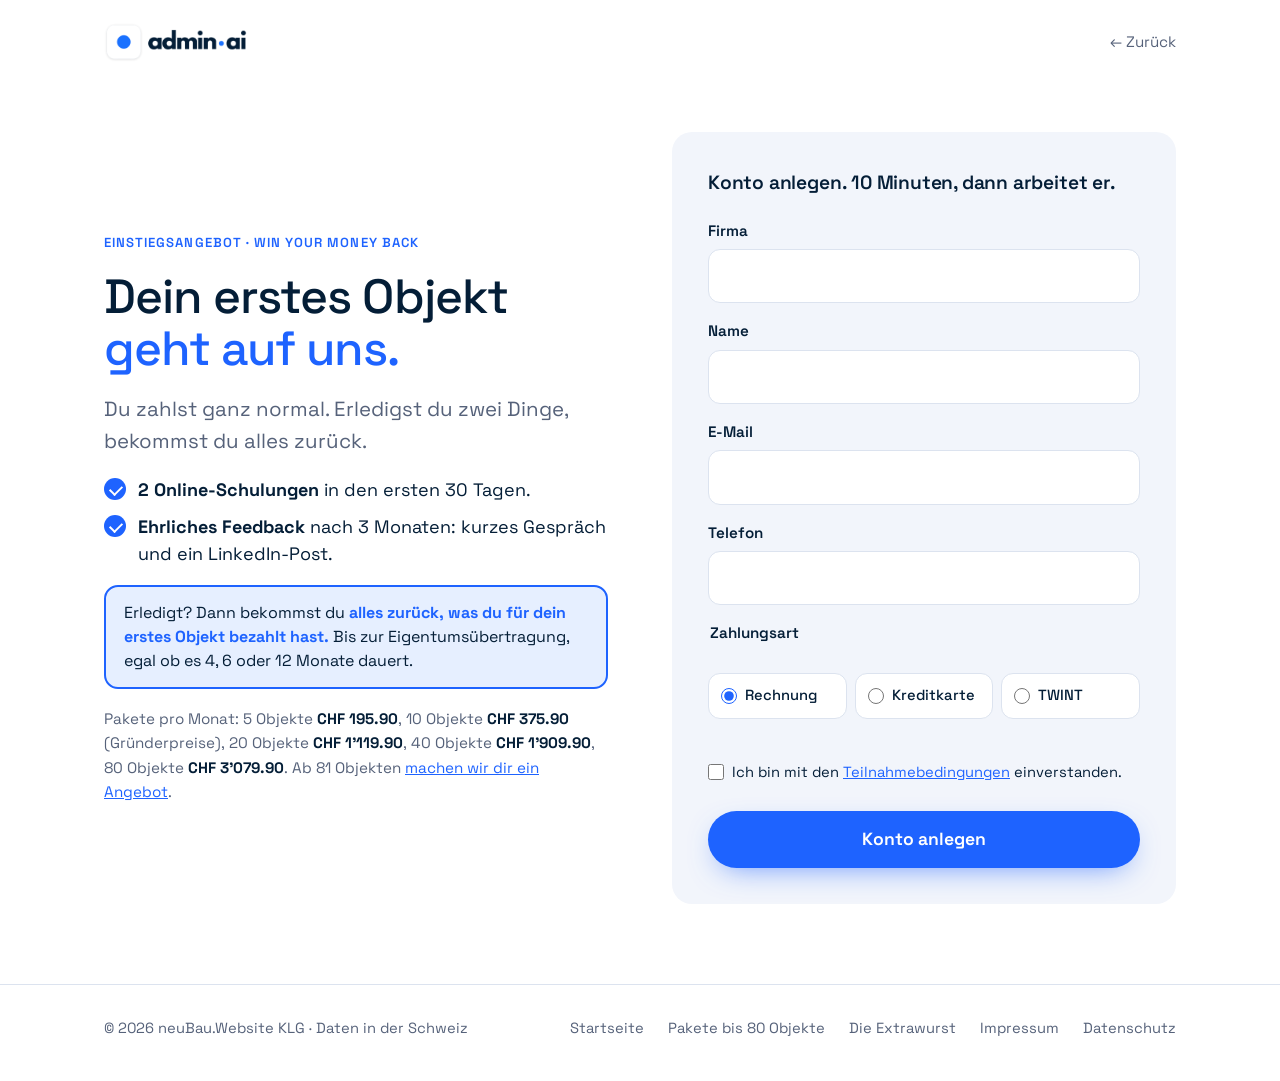
<file: start.html>
<!doctype html>
<html lang="de-CH">
<head>
<meta charset="utf-8">
<meta name="viewport" content="width=device-width, initial-scale=1, viewport-fit=cover">
<title>Erstes Objekt gratis starten · Admin-AI</title>
<meta name="description" content="Dein erstes Objekt geht auf uns. Zwei Bedingungen, dann bekommst du alles zurück. Konto in 10 Minuten anlegen.">
<link rel="icon" href="assets/favicon.png">
<link rel="preconnect" href="https://fonts.googleapis.com">
<link rel="preconnect" href="https://fonts.gstatic.com" crossorigin>
<link rel="stylesheet" href="https://fonts.googleapis.com/css2?family=Bricolage+Grotesque:opsz,wght@12..96,500;12..96,650;12..96,700&family=Figtree:wght@400;500;600;700&family=JetBrains+Mono:wght@400;600&family=Space+Grotesk:wght@400;500;600;700&display=swap">
<link rel="stylesheet" href="assets/site.css?v=20261028d">
<script>
  // Ansicht hell/dunkel: gewählte Ansicht merken (Klick aufs Logo wechselt)
  try { var t = localStorage.getItem('theme'); if (t) document.documentElement.setAttribute('data-theme', t); } catch (e) {}
</script>
</head>
<body>

<header class="top">
  <div class="wrap">
    <a class="brand" href="index.html">
      <img class="logo-on-light" src="assets/logo-full-light.png" alt="Admin-AI" width="144" height="40">
      <img class="logo-on-dark" src="assets/logo-full-dark.png" alt="Admin-AI" width="144" height="40">
    </a>
    <a class="top-link" href="index.html#produkte">← Zurück</a>
  </div>
</header>

<main>
<!-- Einstiegsangebot: Text aus Kristians PDF «Win your money back» (24.10.2026). Links Bedingungen, rechts Formular. -->
<section class="start" id="konto">
  <div class="wrap form-grid">
    <div class="hero-copy start-copy">
      <p class="eyebrow">Einstiegsangebot · Win your money back</p>
      <h1>Dein erstes Objekt <em>geht auf uns.</em></h1>
      <p class="lead">Du zahlst ganz normal. Erledigst du zwei Dinge, bekommst du alles zurück.</p>
      <ul class="start-terms" id="teilnahmebedingungen">
        <li><b>2 Online-Schulungen</b> in den ersten 30 Tagen.</li>
        <li><b>Ehrliches Feedback</b> nach 3 Monaten: kurzes Gespräch und ein LinkedIn-Post.</li>
      </ul>
      <p class="term-done">Erledigt? Dann bekommst du <b>alles zurück, was du für dein erstes Objekt bezahlt hast.</b> Bis zur Eigentumsübertragung, egal ob es 4, 6 oder 12 Monate dauert.</p>
      <p class="muted start-prices-line">Pakete pro Monat: 5 Objekte <b>CHF 195.90</b>, 10 Objekte <b>CHF 375.90</b> (Gründerpreise), 20 Objekte <b>CHF 1'119.90</b>, 40 Objekte <b>CHF 1'909.90</b>, 80 Objekte <b>CHF 3'079.90</b>. Ab 81 Objekten <a href="buero.html#termin">machen wir dir ein Angebot</a>.</p>
    </div>
    <!-- Beim Livegang: Formular an die Registrierung auf app.admin-ai.ch anbinden (Konto anlegen, Zahlungsart hinterlegen). -->
    <form id="start-form" novalidate>
      <p class="form-title">Konto anlegen. 10 Minuten, dann arbeitet er.</p>
      <label for="s-firma">Firma<input id="s-firma" name="firma" autocomplete="organization" required></label>
      <label for="s-name">Name<input id="s-name" name="name" autocomplete="name" required></label>
      <label for="s-mail">E-Mail<input id="s-mail" name="email" type="email" autocomplete="email" required></label>
      <label for="s-tel">Telefon<input id="s-tel" name="telefon" type="tel" autocomplete="tel"></label>
      <fieldset class="choice-set">
        <legend>Zahlungsart</legend>
        <div class="choice-row">
          <label class="choice"><input type="radio" name="zahlung" value="rechnung" checked><span>Rechnung</span></label>
          <label class="choice"><input type="radio" name="zahlung" value="kreditkarte"><span>Kreditkarte</span></label>
          <label class="choice"><input type="radio" name="zahlung" value="twint"><span>TWINT</span></label>
        </div>
      </fieldset>
      <label class="choice agree"><input type="checkbox" name="bedingungen" required><span>Ich bin mit den <a href="#teilnahmebedingungen">Teilnahmebedingungen</a> einverstanden.</span></label>
      <button class="btn" type="submit">Konto anlegen</button>
      <p class="form-msg" id="form-msg" hidden>Vorschau: Das Formular wird beim Livegang an app.admin-ai.ch angebunden.</p>
    </form>
  </div>
</section>

<!-- Video-Call buchen: Kalender-Platzhalter. Beim Livegang mit Kristians Kalender synchronisieren (z. B. Cal.com oder Google Calendar einbetten). Sichtbar, wenn die Seite mit ?enterprise aufgerufen wird. -->
<section class="band termin" id="termin" hidden>
  <div class="wrap form-grid">
    <div class="hero-copy start-copy">
      <p class="eyebrow">Video-Call mit Admin-AI</p>
      <h2>Mehr als 80 Objekte? Wähl einen Termin.</h2>
      <p class="muted" style="max-width:44ch">30 Minuten per Video. Du zeigst uns dein Portfolio, wir machen dir ein Angebot, das dazu passt.</p>
      <div class="contact-card">
        <img src="assets/team-kristian.jpg" alt="Kristian Dobro" width="120" height="120">
        <div><strong>Kristian Dobro</strong><p class="muted">Dein Gesprächspartner für dein individuelles Paket.</p></div>
      </div>
    </div>
    <div class="cal" id="cal">
      <div class="cal-head">
        <button type="button" class="cal-nav" id="cal-prev" aria-label="Vorheriger Monat">‹</button>
        <strong id="cal-title"></strong>
        <button type="button" class="cal-nav" id="cal-next" aria-label="Nächster Monat">›</button>
      </div>
      <div class="cal-grid" id="cal-grid" role="grid"></div>
      <div class="cal-slots" id="cal-slots" hidden>
        <p class="cal-day" id="cal-day"></p>
        <div class="cal-times" id="cal-times"></div>
        <button class="btn" type="button" id="cal-book" disabled>Termin buchen</button>
        <p class="form-msg" id="cal-msg" hidden>Vorschau: Der Kalender wird beim Livegang mit Kristians Kalender synchronisiert.</p>
      </div>
      <p class="muted cal-note">Platzhalter. Termine Montag bis Freitag, 9 bis 17 Uhr.</p>
    </div>
  </div>
</section>

</main>

<footer>
  <div class="wrap">
    <span>© 2026 neuBau.Website KLG · Daten in der Schweiz</span>
    <nav aria-label="Fusszeile">
      <a href="index.html">Startseite</a>
      <a href="produkt.html">Pakete bis 80 Objekte</a>
      <a href="buero.html">Die Extrawurst</a>
      <a href="#impressum">Impressum</a>
      <a href="#datenschutz">Datenschutz</a>
    </nav>
  </div>
</footer>

<script>
  document.getElementById('start-form').addEventListener('submit', function (e) {
    e.preventDefault();
    document.getElementById('form-msg').hidden = false;
  });
</script>
<script>
  // Kalender-Platzhalter: nur mit ?enterprise sichtbar; Werktage ab morgen wählbar
  (function () {
    if (!/enterprise/.test(location.search) && location.hash !== '#termin') return;
    var sec = document.getElementById('termin'); sec.hidden = false;
    var months = ['Januar','Februar','März','April','Mai','Juni','Juli','August','September','Oktober','November','Dezember'];
    var days = ['Mo','Di','Mi','Do','Fr','Sa','So'];
    var today = new Date(); today.setHours(0,0,0,0);
    var view = new Date(today.getFullYear(), today.getMonth(), 1);
    var grid = document.getElementById('cal-grid'), title = document.getElementById('cal-title');
    var slots = document.getElementById('cal-slots'), dayEl = document.getElementById('cal-day'), times = document.getElementById('cal-times'), book = document.getElementById('cal-book');
    var picked = null, pickedTime = null;
    function render() {
      title.textContent = months[view.getMonth()] + ' ' + view.getFullYear();
      grid.innerHTML = '';
      days.forEach(function (d) { var h = document.createElement('span'); h.className = 'cal-wd'; h.textContent = d; grid.appendChild(h); });
      var first = (view.getDay() + 6) % 7;
      for (var i = 0; i < first; i++) grid.appendChild(document.createElement('span'));
      var n = new Date(view.getFullYear(), view.getMonth() + 1, 0).getDate();
      for (var d = 1; d <= n; d++) {
        var date = new Date(view.getFullYear(), view.getMonth(), d), wd = date.getDay();
        var ok = date > today && wd !== 0 && wd !== 6;
        var b = document.createElement('button'); b.type = 'button'; b.textContent = d; b.disabled = !ok;
        if (picked && date.getTime() === picked.getTime()) b.classList.add('on');
        b.addEventListener('click', (function (date) { return function () { picked = date; pickedTime = null; render(); showSlots(); }; })(date));
        grid.appendChild(b);
      }
    }
    function showSlots() {
      slots.hidden = false; book.disabled = true;
      dayEl.textContent = days[(picked.getDay() + 6) % 7] + ', ' + picked.getDate() + '. ' + months[picked.getMonth()] + ' ' + picked.getFullYear();
      times.innerHTML = '';
      ['09:00','10:00','11:00','13:30','14:30','15:30','16:30'].forEach(function (t) {
        var b = document.createElement('button'); b.type = 'button'; b.textContent = t;
        b.addEventListener('click', function () { pickedTime = t; times.querySelectorAll('button').forEach(function (x) { x.classList.toggle('on', x === b); }); book.disabled = false; });
        times.appendChild(b);
      });
    }
    document.getElementById('cal-prev').addEventListener('click', function () { view = new Date(view.getFullYear(), view.getMonth() - 1, 1); render(); });
    document.getElementById('cal-next').addEventListener('click', function () { view = new Date(view.getFullYear(), view.getMonth() + 1, 1); render(); });
    book.addEventListener('click', function () { document.getElementById('cal-msg').hidden = false; });
    render();
  })();
</script>
<script>
  // Klick aufs Logo wechselt zwischen heller und dunkler Ansicht
  document.querySelectorAll('.brand').forEach(function (a) {
    a.addEventListener('click', function (e) {
      e.preventDefault();
      var r = document.documentElement, cur = r.getAttribute('data-theme') || (matchMedia('(prefers-color-scheme: dark)').matches ? 'dark' : 'light');
      var next = cur === 'dark' ? 'light' : 'dark';
      r.setAttribute('data-theme', next);
      try { localStorage.setItem('theme', next); } catch (e) {}
    });
  });
</script>
</body>
</html>
</file>
<file: assets/site.css>
/* Admin-AI Website
   Layout: eine Spalte, viel Weiss, grosse Schrift. Ein Button-Typ in Hausfarbe.
   Wiederkehrendes Motiv: der Postfach-Verlauf mit Uhrzeiten in Mono-Schrift. */
:root {
  --bg: #ffffff;
  --surface: #f2f5fb;
  --ink: #041e37;
  --muted: #56627a;
  --line: #dce3ef;
  --accent: #1e63ff;
  --accent-ink: #ffffff;
  --accent-soft: #e6efff;
  --ok: #128a5a;
  --font-display: "Space Grotesk", "Bricolage Grotesque", "Avenir Next", "Segoe UI", system-ui, sans-serif;
  --font-body: "Space Grotesk", "Figtree", "Helvetica Neue", "Segoe UI", system-ui, sans-serif;
  --font-mono: "JetBrains Mono", ui-monospace, "SFMono-Regular", Menlo, monospace;
  --wrap: 1120px;
  --radius: 14px;
}
@media (prefers-color-scheme: dark) {
  :root:not([data-theme="light"]) {
    --bg: #0b1222; --surface: #121c33; --ink: #eef2fa; --muted: #9aa7c2;
    --line: #23314f; --accent: #1e63ff; --accent-ink: #ffffff; --accent-soft: #15284d; --ok: #3ccf8e;
    color-scheme: dark;
  }
  :root:not([data-theme="light"]) .logo-on-light { display: none; }
  :root:not([data-theme="light"]) .logo-on-dark { display: block; }
}
:root[data-theme="dark"] {
  --bg: #0b1222; --surface: #121c33; --ink: #eef2fa; --muted: #9aa7c2;
  --line: #23314f; --accent: #1e63ff; --accent-ink: #ffffff; --accent-soft: #15284d; --ok: #3ccf8e;
  color-scheme: dark;
}
:root[data-theme="dark"] .logo-on-light { display: none; }
:root[data-theme="dark"] .logo-on-dark { display: block; }

* { box-sizing: border-box; }
html { scroll-behavior: smooth; }
@media (prefers-reduced-motion: reduce) { html { scroll-behavior: auto; } * { animation: none !important; transition: none !important; } }
body {
  margin: 0; background: var(--bg); color: var(--ink);
  font-family: var(--font-body); font-size: 18px; line-height: 1.6;
  -webkit-font-smoothing: antialiased;
}
img { max-width: 100%; display: block; }
a { color: var(--accent); }
:focus-visible { outline: 3px solid var(--accent); outline-offset: 3px; border-radius: 6px; }

.wrap { max-width: var(--wrap); margin: 0 auto; padding-inline: 24px; }
@media (max-width: 520px) { .wrap { padding-inline: 18px; } body { font-size: 17px; } }

h1, h2, h3 { font-family: var(--font-display); line-height: 1.08; letter-spacing: -0.02em; text-wrap: balance; margin: 0; }
h1 { font-size: clamp(2.2rem, 4.6vw, 3.6rem); font-weight: 700; }
h2 { font-size: clamp(1.8rem, 3.6vw, 2.8rem); font-weight: 700; }
h3 { font-size: 1.3rem; font-weight: 650; letter-spacing: -0.01em; }
p { margin: 0; }
.lead { font-size: clamp(1.1rem, 1.6vw, 1.3rem); color: var(--muted); max-width: 40ch; }
.eyebrow { font-size: 0.82rem; font-weight: 600; letter-spacing: 0.08em; text-transform: uppercase; color: var(--accent); }
.mono { font-family: var(--font-mono); font-variant-numeric: tabular-nums; }
.muted { color: var(--muted); }

/* Kopf */
.top { padding-block: 22px; }
.top .wrap { display: flex; align-items: center; justify-content: space-between; gap: 16px; }
.brand { display: flex; align-items: center; gap: 10px; text-decoration: none; color: var(--ink); font-family: var(--font-display); font-weight: 700; font-size: 1.25rem; letter-spacing: -0.01em; }
.brand img { height: 40px; width: auto; }
.logo-on-dark { display: none; }
.top-link { color: var(--muted); text-decoration: none; font-size: 0.95rem; }
.top-link:hover { color: var(--ink); }

/* Button */
.btn {
  display: inline-flex; align-items: center; justify-content: center; gap: 10px;
  background: var(--accent); color: var(--accent-ink); text-decoration: none; border: 0; cursor: pointer;
  font: 650 1.1rem/1 var(--font-body); padding: 20px 30px; border-radius: 999px;
  box-shadow: 0 10px 30px -12px color-mix(in srgb, var(--accent) 70%, transparent);
  transition: transform .15s ease, box-shadow .15s ease;
}
.btn:hover { transform: translateY(-1px); box-shadow: 0 14px 34px -12px color-mix(in srgb, var(--accent) 80%, transparent); }
.btn svg { width: 18px; height: 18px; }
.cta-block { display: flex; flex-direction: column; align-items: flex-start; gap: 12px; }
.cta-note { font-size: 0.92rem; color: var(--muted); }
.cta-block.center { align-items: center; text-align: center; }

/* Sektionen */
section { padding-block: clamp(64px, 9vw, 112px); }
.band { background: var(--surface); }
.sec-head { display: grid; gap: 16px; max-width: 760px; margin-bottom: clamp(36px, 5vw, 56px); }

/* Hero */
.hero { padding-block: clamp(32px, 6vw, 72px) clamp(64px, 9vw, 104px); }
.hero-grid { display: grid; grid-template-columns: 1.15fr 0.85fr; gap: clamp(32px, 5vw, 72px); align-items: center; }
.hero-copy { display: grid; gap: 24px; min-width: 0; }
.hero h1 em { font-style: normal; color: var(--accent); }
@media (max-width: 900px) { .hero-grid { grid-template-columns: 1fr; } }

/* Postfach-Verlauf */
.inbox { background: var(--bg); border: 1px solid var(--line); border-radius: 20px; padding: 10px; box-shadow: 0 30px 60px -40px rgba(14, 26, 51, .45); min-width: 0; }
.inbox-head { display: flex; justify-content: space-between; align-items: center; padding: 10px 14px 14px; font-size: 0.85rem; color: var(--muted); gap: 12px; }
.inbox-head b { color: var(--ink); font-weight: 600; }
.ev { display: grid; grid-template-columns: 64px 1fr; gap: 14px; padding: 14px; border-radius: 12px; }
.ev + .ev { border-top: 1px dashed var(--line); border-radius: 0; }
.ev time { font-family: var(--font-mono); font-size: 0.9rem; color: var(--muted); padding-top: 2px; font-variant-numeric: tabular-nums; }
.ev p { font-size: 0.98rem; line-height: 1.45; }
.ev small { display: block; color: var(--muted); font-size: 0.85rem; margin-top: 4px; }
.ev.is-agent { background: var(--accent-soft); border-top-color: transparent; }
.ev.is-agent + .ev { border-top-color: transparent; }
.ev.is-agent time { color: var(--accent); font-weight: 600; }
.tag { display: inline-block; font-size: 0.72rem; font-weight: 600; letter-spacing: 0.05em; text-transform: uppercase; padding: 3px 8px; border-radius: 999px; background: var(--surface); color: var(--muted); margin-left: 6px; vertical-align: 2px; }
.ev.is-agent .tag { background: var(--accent); color: var(--accent-ink); }
.inbox-foot { padding: 12px 14px 6px; font-size: 0.8rem; color: var(--muted); }

/* Zahlen */
.stats { display: grid; grid-template-columns: repeat(3, 1fr); gap: 0; border-top: 2px solid var(--ink); }
.stat { padding: 28px 28px 0 0; display: grid; gap: 8px; align-content: start; }
.stat + .stat { padding-left: 28px; border-left: 1px solid var(--line); }
.stat b { font-family: var(--font-display); font-size: clamp(3rem, 7vw, 5.2rem); line-height: 1; letter-spacing: -0.04em; font-variant-numeric: tabular-nums; }
.stat span { color: var(--muted); max-width: 26ch; }
@media (max-width: 720px) {
  .stats { grid-template-columns: 1fr; }
  .stat, .stat + .stat { padding: 22px 0; border-left: 0; border-bottom: 1px solid var(--line); }
}
.where { margin-top: 48px; display: grid; grid-template-columns: 1fr 1fr; gap: 40px; align-items: start; }
.where p { font-size: 1.25rem; line-height: 1.5; max-width: 36ch; }
.where p strong { color: var(--ink); }
@media (max-width: 720px) { .where { grid-template-columns: 1fr; gap: 20px; } }

/* Vergleich */
.options { display: grid; grid-template-columns: repeat(4, 1fr); gap: 16px; }
.opt { border: 1px solid var(--line); border-radius: var(--radius); padding: 24px; display: grid; gap: 10px; align-content: start; background: var(--bg); min-width: 0; }
.opt .k { font-size: 0.82rem; color: var(--muted); font-weight: 600; letter-spacing: 0.05em; text-transform: uppercase; }
.opt p { color: var(--muted); font-size: 0.98rem; }
.opt.win { border: 2px solid var(--accent); background: var(--accent-soft); }
.opt.win .k { color: var(--accent); }
.opt.win p { color: var(--ink); }
.opt ul { list-style: none; padding: 0; margin: 6px 0 0; display: grid; gap: 6px; font-size: 0.92rem; }
.opt li { display: flex; gap: 8px; }
.opt li::before { content: "✕"; color: var(--muted); font-weight: 700; flex: none; }
.opt li.y::before { content: "✓"; color: var(--ok); }
@media (max-width: 980px) { .options { grid-template-columns: 1fr 1fr; } }
@media (max-width: 560px) { .options { grid-template-columns: 1fr; } }

/* Schritte */
.steps { display: grid; grid-template-columns: repeat(4, 1fr); gap: 32px; counter-reset: s; }
.step { display: grid; gap: 10px; align-content: start; border-top: 2px solid var(--ink); padding-top: 18px; }
.step::before { counter-increment: s; content: counter(s); font-family: var(--font-mono); font-size: 0.9rem; color: var(--accent); font-weight: 600; }
.step p { color: var(--muted); }
@media (max-width: 900px) { .steps { grid-template-columns: 1fr 1fr; } }
@media (max-width: 520px) { .steps { grid-template-columns: 1fr; gap: 24px; } }
/* 5 Schritte: seitlich scrollbar, Pfeil rechts */
.steps-scroll { position: relative; }
.steps.steps-row { grid-template-columns: none; grid-auto-flow: column; grid-auto-columns: calc((100% - 3 * 32px) / 4); gap: 32px; overflow-x: auto; scroll-snap-type: x mandatory; scrollbar-width: none; }
.steps-row::-webkit-scrollbar { display: none; }
.steps-row .step { scroll-snap-align: start; }
.steps-scroll::after { content: ""; position: absolute; top: 0; right: 0; bottom: 0; width: 96px; background: linear-gradient(to right, transparent, var(--bg)); pointer-events: none; transition: opacity .2s; }
.steps-next { position: absolute; right: 0; top: 50%; transform: translateY(-50%); z-index: 1; width: 48px; height: 48px; border-radius: 50%; border: 0; background: var(--accent); color: var(--accent-ink); display: grid; place-items: center; cursor: pointer; box-shadow: 0 6px 20px rgba(0,0,0,.18); opacity: 0; transition: opacity .2s; }
.steps-next svg { width: 22px; height: 22px; }
.steps-scroll:hover .steps-next, .steps-next:focus-visible { opacity: 1; }
@media (hover: none) { .steps-next { opacity: 1; } }
.steps-next.steps-prev { right: auto; left: 0; }
@media (min-width: 1200px) { .steps-next.steps-prev { left: -68px; } }
.steps-scroll.at-end::after, .steps-scroll.at-end .steps-next:not(.steps-prev), .steps-scroll.at-start .steps-prev { opacity: 0; pointer-events: none; }
@media (max-width: 900px) { .steps.steps-row { grid-template-columns: none; grid-auto-columns: calc((100% - 32px) / 2); } }
@media (max-width: 520px) { .steps.steps-row { grid-template-columns: none; grid-auto-columns: 82%; gap: 24px; } }

/* Wie ein Mensch */
.human { display: grid; grid-template-columns: 1fr 1fr; gap: clamp(32px, 5vw, 72px); align-items: center; }
.human ul { list-style: none; padding: 0; margin: 24px 0 0; display: grid; gap: 18px; }
.human li { display: grid; grid-template-columns: 120px 1fr; gap: 16px; align-items: baseline; }
.human li b { font-family: var(--font-mono); font-size: 1rem; color: var(--accent); font-variant-numeric: tabular-nums; }
.quote { background: var(--ink); color: var(--bg); border-radius: 20px; padding: clamp(28px, 4vw, 44px); display: grid; gap: 18px; }
.quote p { font-family: var(--font-display); font-size: clamp(1.4rem, 2.4vw, 1.9rem); line-height: 1.25; letter-spacing: -0.01em; }
.quote small { color: color-mix(in srgb, var(--bg) 70%, var(--ink)); font-size: 0.95rem; }
@media (max-width: 860px) { .human { grid-template-columns: 1fr; } .human li { grid-template-columns: 1fr; gap: 2px; } }

/* Produkte */
.products { display: grid; grid-template-columns: 1.2fr 1fr; gap: 20px; }
.prod { border: 1px solid var(--line); border-radius: 20px; padding: clamp(26px, 3.5vw, 40px); display: grid; gap: 16px; align-content: start; background: var(--bg); text-decoration: none; color: var(--ink); transition: border-color .15s ease, transform .15s ease; min-width: 0; }
.prod:hover { border-color: var(--accent); transform: translateY(-2px); }
.prod.main { border: 2px solid var(--accent); }
.prod .who { font-size: 0.9rem; color: var(--muted); }
.prod p { color: var(--muted); }
.prod .go { display: inline-flex; align-items: center; gap: 8px; font-weight: 650; color: var(--accent); margin-top: 6px; }
.prod .go svg { width: 18px; height: 18px; }
.play-hint { display: inline-flex; align-items: center; gap: 10px; font-size: 0.92rem; color: var(--ink); background: var(--accent-soft); padding: 8px 14px; border-radius: 999px; justify-self: start; }
.play-hint i { width: 22px; height: 22px; border-radius: 50%; background: var(--accent); display: grid; place-items: center; }
.play-hint i::after { content: ""; border-left: 7px solid var(--accent-ink); border-top: 5px solid transparent; border-bottom: 5px solid transparent; margin-left: 2px; }
@media (max-width: 820px) { .products { grid-template-columns: 1fr; } }

/* Stack */
.stack { border: 1px solid var(--line); border-radius: 20px; overflow: hidden; background: var(--bg); }
.stack-row { display: grid; grid-template-columns: 1.1fr 1.4fr 0.9fr; gap: 24px; padding: 20px 28px; align-items: baseline; }
.stack-row + .stack-row { border-top: 1px solid var(--line); }
.stack-row b { font-weight: 650; }
.stack-row .solves { color: var(--muted); font-size: 0.98rem; }
.stack-row .val { text-align: right; font-family: var(--font-mono); font-size: 0.92rem; font-variant-numeric: tabular-nums; }
.stack-row.head { background: var(--surface); font-size: 0.8rem; text-transform: uppercase; letter-spacing: 0.06em; color: var(--muted); font-weight: 600; padding-block: 14px; }
.stack-row.head .val { font-family: var(--font-body); font-size: 0.8rem; }
.stack-sum { display: flex; flex-wrap: wrap; justify-content: space-between; gap: 12px 24px; padding: 24px 28px; background: var(--ink); color: var(--bg); align-items: baseline; }
.stack-sum p { font-size: 1.1rem; }
.stack-sum strong { font-family: var(--font-display); font-size: 1.6rem; letter-spacing: -0.02em; }
@media (max-width: 760px) {
  .stack-row { grid-template-columns: 1fr; gap: 4px; padding: 18px 20px; }
  .stack-row .val { text-align: left; color: var(--accent); }
  .stack-row.head { display: none; }
  .stack-sum { padding: 20px; }
}

/* Preise */
.prices { display: grid; grid-template-columns: minmax(0, 820px); gap: clamp(32px, 5vw, 72px); align-items: start; justify-content: center; }
.price-list { list-style: none; padding: 0; margin: 0; border-top: 2px solid var(--ink); }
.price-list li { display: grid; grid-template-columns: 1fr auto; gap: 16px; padding: 22px 0; border-bottom: 1px solid var(--line); align-items: baseline; }
.price-list .what { font-weight: 600; }
.price-list .what small { display: block; font-weight: 400; color: var(--muted); font-size: 0.95rem; margin-top: 2px; }
.price-list .amt { font-family: var(--font-display); font-size: 1.5rem; font-weight: 700; text-align: right; font-variant-numeric: tabular-nums; letter-spacing: -0.01em; }
.price-list .amt small { display: block; font-family: var(--font-body); font-size: 0.85rem; font-weight: 400; color: var(--muted); letter-spacing: 0; }
.price-list li.free .amt { color: var(--accent); }
.choice { margin-top: 22px; font-size: 1.05rem; }
.choice strong { font-family: var(--font-display); }

/* Garantie */
.seal { border: 2px solid var(--ink); border-radius: 20px; padding: clamp(26px, 3.5vw, 40px); display: grid; gap: 16px; position: relative; }
.seal .badge { position: absolute; top: -18px; left: 28px; background: var(--accent); color: var(--accent-ink); font-family: var(--font-mono); font-size: 0.85rem; font-weight: 600; padding: 7px 14px; border-radius: 999px; }
.seal h3 { font-size: 1.6rem; margin-top: 6px; }
.seal p { font-size: 1.15rem; }
details { border-top: 1px solid var(--line); padding-top: 14px; }
summary { cursor: pointer; font-weight: 600; color: var(--muted); font-size: 0.95rem; list-style: none; display: flex; gap: 8px; align-items: center; }
summary::-webkit-details-marker { display: none; }
summary::before { content: "+"; font-family: var(--font-mono); color: var(--accent); width: 1em; }
details[open] summary::before { content: "−"; }
details ul { margin: 12px 0 0; padding-left: 1.2em; color: var(--muted); font-size: 0.95rem; display: grid; gap: 6px; }
@media (max-width: 860px) { .prices { grid-template-columns: 1fr; } .seal { margin-top: 12px; } }

/* Null Wechselkosten */
.zero { display: grid; grid-template-columns: repeat(3, 1fr); gap: 16px; }
.zero div { background: var(--bg); border-radius: var(--radius); padding: 26px; display: grid; gap: 6px; align-content: start; }
.zero b { font-family: var(--font-display); font-size: 1.45rem; letter-spacing: -0.01em; }
.zero span { color: var(--muted); }
@media (max-width: 760px) { .zero { grid-template-columns: 1fr; } }

/* Team */
.team { display: grid; grid-template-columns: repeat(3, minmax(0, 220px)); gap: 32px; }
.person { display: grid; gap: 12px; align-content: start; }
.person img { width: 100%; height: auto; max-width: 220px; aspect-ratio: 1 / 1; object-fit: cover; object-position: 50% 12%; border-radius: 16px; background: var(--surface); }
.person h3 { font-size: 1.15rem; }
.person .role { color: var(--accent); font-weight: 600; font-size: 0.88rem; }
.person p { color: var(--muted); font-size: 0.95rem; }
@media (max-width: 820px) { .team { grid-template-columns: repeat(2, minmax(0, 1fr)); } }
@media (max-width: 520px) { .team { grid-template-columns: 1fr; } .person { grid-template-columns: 96px 1fr; align-items: center; column-gap: 16px; } .person img { grid-row: span 2; } .person p { grid-column: 1 / -1; } }

/* Beweis-Platzhalter */
.proof { display: grid; grid-template-columns: repeat(3, 1fr); gap: 16px; }
.shot { border: 2px dashed var(--line); border-radius: var(--radius); aspect-ratio: 4 / 5; display: grid; place-content: center; text-align: center; gap: 8px; padding: 20px; color: var(--muted); font-size: 0.92rem; max-width: 100%; }
.shot b { color: var(--ink); font-family: var(--font-mono); font-size: 0.9rem; }
@media (max-width: 760px) { .proof { grid-template-columns: 1fr; } .shot { aspect-ratio: auto; min-height: 180px; } }

/* FAQ */
.faq { max-width: 820px; display: grid; }
.faq details { padding-block: 20px; }
.faq details:last-child { border-bottom: 1px solid var(--line); }
.faq summary { color: var(--ink); font-size: 1.15rem; font-family: var(--font-display); font-weight: 600; }
.faq details p { margin-top: 10px; color: var(--muted); padding-left: 1.5em; max-width: 60ch; }

/* Schluss */
.final { text-align: center; }
.final .wrap { display: grid; gap: 28px; justify-items: center; }
.final h2 { max-width: 20ch; font-size: clamp(2rem, 4.4vw, 3.4rem); }

/* Fuss */
footer { border-top: 1px solid var(--line); padding-block: 32px 40px; font-size: 0.92rem; color: var(--muted); }
footer .wrap { display: flex; flex-wrap: wrap; justify-content: space-between; gap: 16px 32px; }
footer nav { display: flex; flex-wrap: wrap; gap: 8px 24px; }
footer a { color: var(--muted); text-decoration: none; }
footer a:hover { color: var(--ink); }

/* Produktseite: Video */
.video {
  position: relative; width: 100%; max-width: 100%; aspect-ratio: 16 / 9; border-radius: 22px; overflow: hidden;
  background: radial-gradient(120% 120% at 20% 10%, #1d3a75 0%, #0e1a33 60%); color: #fff;
  display: grid; place-items: center; box-shadow: 0 40px 80px -50px rgba(14, 26, 51, .7);
}
.video iframe, .video video { position: absolute; inset: 0; width: 100%; height: 100%; border: 0; }
.video .poster { display: grid; gap: 22px; justify-items: center; text-align: center; padding: 24px; }
.video .poster p { font-family: var(--font-display); font-size: clamp(1.5rem, 4vw, 3rem); font-weight: 700; letter-spacing: -0.02em; line-height: 1.1; max-width: 16ch; }
.video .playbtn { width: clamp(64px, 9vw, 92px); aspect-ratio: 1; border-radius: 50%; background: #1e63ff; display: grid; place-items: center; box-shadow: 0 0 0 10px rgba(25, 112, 255, .25); }
.video .playbtn::after { content: ""; border-left: 26px solid #fff; border-top: 16px solid transparent; border-bottom: 16px solid transparent; margin-left: 6px; }
.video .ph-note { position: absolute; left: 16px; bottom: 14px; font-family: var(--font-mono); font-size: 0.78rem; background: rgba(255, 255, 255, .12); padding: 6px 10px; border-radius: 8px; }
.video .ph-len { position: absolute; right: 16px; bottom: 14px; font-family: var(--font-mono); font-size: 0.78rem; background: rgba(0, 0, 0, .35); padding: 6px 10px; border-radius: 8px; }
.prod-hero { padding-block: clamp(24px, 4vw, 48px) clamp(56px, 8vw, 96px); }
.prod-hero .wrap { display: grid; gap: clamp(24px, 3.5vw, 40px); }
.prod-hero .head { display: grid; gap: 18px; max-width: 860px; }
.under-video { display: flex; flex-wrap: wrap; align-items: center; justify-content: space-between; gap: 20px; }
.chapters { list-style: none; padding: 0; margin: 0; display: grid; grid-template-columns: repeat(2, 1fr); gap: 0 48px; }
.chapters li { display: grid; grid-template-columns: 60px 1fr; gap: 16px; padding: 16px 0; border-bottom: 1px solid var(--line); align-items: baseline; }
.chapters time { font-family: var(--font-mono); color: var(--accent); font-weight: 600; font-variant-numeric: tabular-nums; }
.chapters span { color: var(--muted); }
.chapters strong { color: var(--ink); font-weight: 600; }
@media (max-width: 760px) { .chapters { grid-template-columns: 1fr; } }

/* Büro-Seite: Formular */
.form-grid { display: grid; grid-template-columns: 1fr 1fr; gap: clamp(32px, 5vw, 72px); align-items: start; }
form { display: grid; gap: 16px; background: var(--surface); border-radius: 20px; padding: clamp(24px, 3.5vw, 36px); }
label { display: grid; gap: 6px; font-weight: 600; font-size: 0.95rem; }
input { font: inherit; font-weight: 400; padding: 14px 16px; border-radius: 12px; border: 1px solid var(--line); background: var(--bg); color: var(--ink); width: 100%; }
input:focus { outline: 2px solid var(--accent); border-color: transparent; }
form .btn { width: 100%; margin-top: 6px; }
.form-msg { font-size: 0.95rem; color: var(--ok); font-weight: 600; }
.contact-card { display: grid; grid-template-columns: 120px 1fr; gap: 20px; align-items: center; margin-top: 32px; }
.contact-card img { width: 120px; height: 120px !important; object-fit: cover; object-position: 50% 15%; border-radius: 50%; }
@media (max-width: 820px) { .form-grid { grid-template-columns: 1fr; } }

/* Postfach-Beispiel, aufgeräumt */
.ev-t { display: block; font-weight: 600; }
.inbox-head .live { display: inline-flex; align-items: center; gap: 6px; color: var(--ok); font-weight: 600; }
.inbox-head .live i { width: 8px; height: 8px; border-radius: 50%; background: var(--ok); }
.ev.is-you { background: var(--surface); border-top-color: transparent; }
.ev.is-you + .ev { border-top-color: transparent; }
.ev.is-you time { color: var(--ink); font-weight: 600; }
.inbox-foot { display: flex; align-items: center; gap: 6px; flex-wrap: wrap; }
.dot { width: 10px; height: 10px; border-radius: 3px; display: inline-block; margin-left: 8px; }
.dot:first-child { margin-left: 0; }
.dot-you { background: var(--surface); border: 1px solid var(--line); }
.dot-agent { background: var(--accent-soft); border: 1px solid var(--accent); }

/* Proof-Leiste direkt nach dem Hero */
.proofbar { padding-block: 0 clamp(48px, 7vw, 80px); }
.proofbar.band { padding-block: clamp(40px, 6vw, 64px); }
.proofbar-k { font-size: 0.82rem; font-weight: 600; letter-spacing: 0.08em; text-transform: uppercase; color: var(--muted); margin-bottom: 18px; }
.proofbar-grid { display: grid; grid-template-columns: repeat(4, 1fr); border-top: 1px solid var(--line); border-bottom: 1px solid var(--line); }
.proofbar-grid div { padding: 24px 20px 24px 0; display: grid; gap: 4px; }
.proofbar-grid div + div { padding-left: 20px; border-left: 1px solid var(--line); }
.proofbar-grid b { font-family: var(--font-display); font-size: clamp(1.9rem, 3.4vw, 2.6rem); letter-spacing: -0.03em; line-height: 1.05; font-variant-numeric: tabular-nums; }
.proofbar-grid b.todo { color: var(--muted); }
.proofbar-grid span { color: var(--muted); font-size: 0.95rem; }
@media (max-width: 760px) {
  .proofbar-grid { grid-template-columns: 1fr 1fr; }
  .proofbar-grid div, .proofbar-grid div + div { padding: 18px 12px; border-left: 0; }
  .proofbar-grid div:nth-child(even) { border-left: 1px solid var(--line); }
  .proofbar-grid div:nth-child(n+3) { border-top: 1px solid var(--line); }
}

/* Drei Wege + vierter Weg */
.options { grid-template-columns: repeat(3, 1fr); }
@media (max-width: 980px) { .options { grid-template-columns: repeat(3, 1fr); } }
@media (max-width: 720px) { .options { grid-template-columns: 1fr; } }
.way4 { margin-top: 20px; border: 2px solid var(--accent); background: var(--accent-soft); border-radius: 20px; padding: clamp(24px, 3.5vw, 36px); display: grid; grid-template-columns: 1.1fr 1fr; gap: 24px 48px; align-items: center; }
.way4 .k { font-size: 0.82rem; color: var(--accent); font-weight: 600; letter-spacing: 0.05em; text-transform: uppercase; }
.way4 h3 { font-size: clamp(1.35rem, 2.4vw, 1.8rem); margin-top: 8px; }
.way4 ul { list-style: none; padding: 0; margin: 0; display: grid; gap: 10px; }
.way4 li { display: flex; gap: 10px; }
.way4 li::before { content: "✓"; color: var(--ok); font-weight: 700; flex: none; }
@media (max-width: 760px) { .way4 { grid-template-columns: 1fr; } }

/* Drei Einwände unter dem Fold */
.objections { padding-block: clamp(40px, 6vw, 72px); }
.obj { list-style: none; padding: 0; margin: 0; display: grid; grid-template-columns: repeat(3, 1fr); gap: 32px; }
.obj li { display: grid; gap: 8px; align-content: start; padding-left: 34px; position: relative; }
.obj li::before { content: "✓"; position: absolute; left: 0; top: 0; width: 24px; height: 24px; border-radius: 50%; background: var(--accent-soft); color: var(--accent); font-weight: 700; font-size: 0.85rem; display: grid; place-items: center; }
.obj b { font-family: var(--font-display); font-size: 1.15rem; font-weight: 650; line-height: 1.25; }
.obj span { color: var(--muted); font-size: 0.98rem; }
@media (max-width: 820px) { .obj { grid-template-columns: 1fr; gap: 24px; } }

/* Nachrichten im Postfach-Beispiel */
.ev q { display: block; quotes: "«" "»"; color: var(--muted); font-size: 0.9rem; line-height: 1.45; margin-top: 3px; }
.ev.is-agent q { color: var(--ink); }
.ev time { font-size: 0.78rem; }
.ev { grid-template-columns: 76px 1fr; padding: 11px 14px; }
.proofbar-grid b { color: var(--accent); }
.proofbar-note { margin-top: 18px; color: var(--muted); font-size: 0.98rem; max-width: 70ch; }
.proofbar-note strong { color: var(--ink); }
@media (max-width: 520px) { .ev { grid-template-columns: 1fr; gap: 2px; } .inbox { width: 100%; } }

/* Hero ohne Bild */
.hero-solo { display: grid; }
.hero-solo .hero-copy { max-width: 900px; }
.hero-solo h1 { font-size: clamp(2.4rem, 5.6vw, 4.4rem); }
.hero-solo .lead { max-width: 52ch; }
.hero-solo .cta-block { justify-self: start; align-items: center; text-align: center; }
.after-proof { padding-top: clamp(24px, 4vw, 48px); }

/* Schweizer Karte mit Suchprofilen */
.chmap { position: relative; width: 100%; max-width: 980px; margin: clamp(24px, 4vw, 48px) auto 0; aspect-ratio: 1000 / 674.6; }
.chmap-lines, .chmap-lines img { position: absolute; inset: 0; width: 100%; height: 100%; }
.ch-kantone { opacity: .25; }
.ch-umriss { opacity: .6; }
@media (prefers-color-scheme: dark) { :root:not([data-theme="light"]) .chmap-lines img { filter: invert(1) hue-rotate(180deg); } }
:root[data-theme="dark"] .chmap-lines img { filter: invert(1) hue-rotate(180deg); }
.chmap-note .on-touch { display: none; }
@media (hover: none) { .chmap-note .on-hover { display: none; } .chmap-note .on-touch { display: inline; } }
.chmap-pins { position: absolute; inset: 0; }
.pin { position: absolute; width: 30px; height: 30px; margin: -30px 0 0 -15px; padding: 0; border: 0; background: none; cursor: pointer; z-index: 1; }
.pin::before { content: ""; position: absolute; left: 3px; top: 0; width: 24px; height: 24px; border-radius: 50% 50% 50% 0; transform: rotate(-45deg); background: var(--accent); box-shadow: 0 4px 10px rgba(10, 30, 60, .25); transition: transform .2s; }
.pin::after { content: ""; position: absolute; left: 11px; top: 8px; width: 8px; height: 8px; border-radius: 50%; background: #fff; }
.pin { animation: pin-drop .5s var(--d, 0s) both; }
.chmap.wait:not(.go) .pin { animation-play-state: paused; }
@keyframes pin-drop { from { opacity: 0; transform: translateY(-14px); } to { opacity: 1; transform: none; } }
.pin:hover, .pin:focus-visible, .pin.open { z-index: 5; }
.pin:hover::before, .pin:focus-visible::before, .pin.open::before { transform: rotate(-45deg) scale(1.25); box-shadow: 0 0 0 8px rgba(30, 99, 255, .18), 0 6px 14px rgba(10, 30, 60, .3); }
.pin-card { position: absolute; left: 50%; bottom: calc(100% + 12px); width: 260px; transform: translate(-50%, 6px); opacity: 0; pointer-events: none; transition: opacity .18s, transform .18s; display: grid; gap: 3px; text-align: left; padding: 14px 16px; border-radius: 14px; background: var(--bg); color: var(--ink); border: 1px solid var(--line); box-shadow: 0 14px 34px rgba(10, 30, 60, .2); font: 400 .9rem/1.4 var(--font-body, inherit); }
.pin-card b { font-weight: 700; font-size: .98rem; }
.pin-card span { color: var(--muted); }
.pin-card span:nth-of-type(2) { color: var(--accent); font-weight: 600; }
.pin-card span:nth-of-type(1) { color: var(--ink); }
.pin-l .pin-card { left: auto; right: -8px; transform: translate(0, 6px); }
.pin-r .pin-card { left: -8px; transform: translate(0, 6px); }
.pin-below .pin-card { bottom: auto; top: calc(100% + 8px); }
.pin:hover .pin-card, .pin:focus-visible .pin-card, .pin.open .pin-card { opacity: 1; transform: translate(-50%, 0); }
.pin-l:hover .pin-card, .pin-l:focus-visible .pin-card, .pin-l.open .pin-card, .pin-r:hover .pin-card, .pin-r:focus-visible .pin-card, .pin-r.open .pin-card { transform: none; }
.chmap-note { text-align: center; margin-top: 16px; font-size: .92rem; }
@media (max-width: 640px) { .pin { width: 22px; height: 22px; margin: -22px 0 0 -11px; } .pin::before { left: 2px; width: 18px; height: 18px; } .pin::after { left: 8px; top: 6px; width: 6px; height: 6px; } .pin-card { width: 190px; font-size: .82rem; } }
@media (prefers-reduced-motion: reduce) { .pin { animation: none; } }
/* Kartenabschnitt passt auf einen Bildschirm */
.map-sec { padding-block: clamp(32px, 4vw, 48px); }
.map-sec .sec-head { max-width: 980px; gap: 10px; margin-bottom: 0; }
.map-sec h2 { font-size: clamp(1.5rem, 2.6vw, 2.1rem); }
.map-sec .lead { max-width: 80ch; font-size: clamp(.98rem, 1.2vw, 1.08rem); line-height: 1.5; }
.map-sec .chmap { margin-top: 16px; width: min(100%, 860px, calc((100svh - 385px) * 1.482)); min-width: min(100%, 320px); }
.map-sec .chmap-note { margin-top: 8px; font-size: .85rem; line-height: 1.4; }

/* Teste uns */
.testgrid { display: grid; grid-template-columns: minmax(0, 1fr) minmax(0, 1.15fr); gap: clamp(24px, 4vw, 48px); align-items: start; }
.inserat { display: grid; text-decoration: none; color: var(--ink); background: var(--surface); border: 1px solid var(--line); border-radius: 20px; overflow: hidden; transition: transform .2s, box-shadow .2s; }
.inserat:hover { transform: translateY(-3px); box-shadow: 0 16px 36px rgba(10, 30, 60, .14); }
.inserat-img { display: block; aspect-ratio: 4 / 3; background: linear-gradient(135deg, var(--accent-soft), var(--surface)); }
.inserat-img img { width: 100%; height: 100%; object-fit: cover; }
.inserat-body { display: grid; gap: 6px; padding: 20px 22px 22px; }
.inserat-src { font: 600 .75rem/1 var(--font-mono); letter-spacing: .04em; text-transform: uppercase; color: var(--accent); }
.inserat-body b { font-family: var(--font-display); font-size: 1.3rem; }
.inserat .go { margin-top: 8px; display: inline-flex; gap: 8px; align-items: center; font-weight: 700; color: var(--accent); }
.inserat .go svg { width: 18px; height: 18px; }
.questions { display: grid; gap: 16px; }
.q { background: var(--surface); border: 1px solid var(--line); border-radius: 16px; padding: 18px 20px; display: grid; gap: 10px; }
.q-label { font: 600 .75rem/1 var(--font-mono); letter-spacing: .04em; text-transform: uppercase; color: var(--muted); }
.q p { margin: 0; font-style: italic; }
.q-copy { justify-self: start; border: 1.5px solid var(--accent); color: var(--accent); background: transparent; border-radius: 999px; padding: 8px 16px; font: 600 .9rem/1 var(--font-body); cursor: pointer; transition: background .15s, color .15s; }
.q-copy:hover, .q-copy.ok { background: var(--accent); color: var(--accent-ink); }
.q-note { margin: 4px 0 0; padding: 16px 20px; border-radius: 16px; background: var(--accent-soft); }
@media (max-width: 860px) { .testgrid { grid-template-columns: 1fr; } }

/* Echte Verläufe */

/* Referenzen */
.refs { display: grid; grid-template-columns: repeat(2, 1fr); gap: 16px; }
.ref { margin: 0; background: var(--bg); border: 1px solid var(--line); border-radius: 20px; padding: clamp(22px, 3vw, 32px); display: grid; gap: 20px; align-content: space-between; }
.ref blockquote { margin: 0; font-family: var(--font-display); font-size: clamp(1.1rem, 1.6vw, 1.3rem); line-height: 1.45; }
.ref blockquote::before { content: "«"; } .ref blockquote::after { content: "»"; }
.ref blockquote.todo { color: var(--muted); font-style: italic; }
.ref blockquote.todo::before, .ref blockquote.todo::after { content: none; }
.ref figcaption { display: grid; gap: 2px; padding-top: 16px; border-top: 1px solid var(--line); }
.ref figcaption span { font-size: .9rem; color: var(--muted); }
@media (max-width: 760px) { .refs { grid-template-columns: 1fr; } }
/* Test-Abschnitt: Untertitel auf zwei Zeilen */
.test-sec .sec-head { max-width: 1000px; }
.test-sec .lead { max-width: 64ch; }
/* Drei Wege = heutiger Zustand (gedämpft), vierter Weg = die Antwort darauf */
.old-ways .opt { position: relative; background: transparent; border-style: dashed; }
.old-ways .opt::after { content: "✕"; position: absolute; top: 18px; right: 18px; width: 26px; height: 26px; border-radius: 50%; display: grid; place-items: center; font-size: .8rem; font-weight: 700; color: #c2415a; background: rgba(194, 65, 90, .1); }
.old-ways .opt h3 { color: var(--muted); }
.merge { display: block; width: 100%; height: 56px; margin-top: 4px; overflow: visible; }
.merge path { fill: none; stroke: var(--accent); stroke-width: 2; stroke-dasharray: 5 6; vector-effect: non-scaling-stroke; opacity: .7; }
.way4.way4-answer { margin-top: 0; grid-template-columns: repeat(3, 1fr); gap: 20px 16px; align-items: stretch; }
.way4-answer .way4-head { grid-column: 1 / -1; text-align: center; max-width: 760px; justify-self: center; }
.way4-answer ul { display: contents; }
.way4-answer li { padding: 14px 16px; border-radius: 14px; background: var(--bg); }
@media (max-width: 720px) {
  .merge { display: none; }
  .way4.way4-answer { margin-top: 20px; grid-template-columns: 1fr; }
  .way4-answer .way4-head { text-align: left; }
}
.brand { cursor: pointer; }
/* Zahlen blenden beim Hochzählen ein */
.proofbar-grid.count-wait { opacity: 0; transition: opacity .6s ease-out; }
.proofbar-grid.count-go { opacity: 1; }
/* Schlusssatz wie auf admin-ai.ch: zwei Zeilen, zweite in Blau */
.final h2.final-claim { max-width: none; font-family: "Space Grotesk", var(--font-display); font-weight: 500; letter-spacing: -0.02em; font-size: clamp(1.5rem, 3vw, 2.3rem); line-height: 1.2; }
.final-claim span { display: block; }
.final-claim span + span { color: var(--accent); }
/* Schrift wie auf admin-ai.ch: Space Grotesk überall, Titel in mittlerer Stärke */
h1, h2 { font-weight: 500; }
/* Drei Pakete nebeneinander */
.products.products-3 { grid-template-columns: repeat(3, 1fr); }
@media (max-width: 980px) { .products.products-3 { grid-template-columns: 1fr; } }
/* Paketkacheln: kompakt, gleiche Reihenfolge, gleiche Höhe */
.tiers { display: grid; grid-template-columns: repeat(4, 1fr); gap: 16px; align-items: stretch; }
.tier { display: flex; flex-direction: column; gap: 10px; padding: 24px; border: 1px solid var(--line); border-radius: 20px; background: var(--bg); min-width: 0; }
.tier.main { border: 2px solid var(--accent); }
.tier-top { display: flex; justify-content: space-between; align-items: baseline; gap: 12px; flex-wrap: wrap; padding-bottom: 14px; margin-bottom: 4px; border-bottom: 1px solid var(--line); }
.tier-range { font: 600 .78rem/1.2 var(--font-mono); letter-spacing: .04em; text-transform: uppercase; color: var(--accent); }
.tier-price { display: grid; justify-items: end; line-height: 1.1; }
.tier-price b { font-family: var(--font-display); font-size: 1.6rem; font-weight: 600; }
.tier-price small { font-size: .78rem; color: var(--muted); }
.tier h3 { font-size: 1.35rem; }
.tier-aud { margin: 0; font-weight: 700; font-size: .95rem; }
.tier-body { flex: 1; display: grid; gap: 8px; align-content: start; }
.tier-body p { margin: 0; color: var(--muted); font-size: .92rem; line-height: 1.55; }
.tier-foot { display: grid; gap: 12px; margin-top: 8px; }
.tier-video { display: flex; align-items: center; gap: 10px; padding: 10px 14px; border-radius: 12px; background: var(--accent-soft); color: var(--ink); text-decoration: none; font-size: .85rem; font-weight: 500; line-height: 1.3; white-space: nowrap; }
.tier-video i { flex: none; width: 24px; height: 24px; border-radius: 50%; background: var(--accent); display: grid; place-items: center; }
.tier-video i::after { content: ""; border-left: 7px solid var(--accent-ink); border-top: 5px solid transparent; border-bottom: 5px solid transparent; margin-left: 2px; }
.tier-video:hover { outline: 1.5px solid var(--accent); }
.tier-cta { white-space: nowrap; display: inline-flex; align-items: center; gap: 8px; font-weight: 650; color: var(--accent); text-decoration: none; font-size: .95rem; }
.tier-cta svg { width: 18px; height: 18px; flex: none; }
.tier-note { margin-top: 16px; display: flex; gap: 8px 16px; flex-wrap: wrap; align-items: baseline; justify-content: center; text-align: center; padding: 16px 20px; border-radius: 16px; background: var(--accent-soft); }
.tier-note b { font-family: var(--font-display); font-weight: 600; }
.tier-note span { color: var(--muted); font-size: .95rem; }
@media (max-width: 1100px) { .tiers { grid-template-columns: 1fr 1fr; } }
@media (max-width: 640px) { .tiers { grid-template-columns: 1fr; max-width: 560px; } .tier-note { justify-content: start; text-align: left; } }
/* Schalter monatlich / einmalig */
.billing { display: inline-flex; gap: 4px; padding: 4px; margin-bottom: 20px; border: 1px solid var(--line); border-radius: 999px; background: var(--surface); }
.billing button { border: 0; background: transparent; color: var(--muted); font: 600 .9rem/1 var(--font-body); padding: 10px 16px; border-radius: 999px; cursor: pointer; display: inline-flex; align-items: center; gap: 8px; white-space: nowrap; }
.billing button.on { background: var(--accent); color: var(--accent-ink); }
.billing .gift { font-size: .72rem; font-weight: 700; padding: 4px 8px; border-radius: 999px; background: rgba(18, 138, 90, .14); color: var(--ok); }
.billing button.on .gift { background: rgba(255, 255, 255, .2); color: #fff; }
@media (max-width: 420px) { .billing button { padding: 9px 12px; font-size: .85rem; } .billing .gift { display: none; }  }
.bill-note { margin: 16px 0 0; padding: 14px 18px; border-radius: 14px; background: var(--accent-soft); font-size: .92rem; line-height: 1.55; color: var(--ink); }
.bill-note[hidden] { display: none; }
/* Auswahl-Button pro Zeile in der Preisliste */
.price-list li { grid-template-columns: 1fr auto auto; align-items: center; column-gap: 24px; }
.price-list .pick { display: inline-flex; align-items: center; justify-content: center; min-width: 150px; padding: 10px 18px; border-radius: 999px; background: var(--accent); color: #fff; font-weight: 600; font-size: .92rem; text-decoration: none; white-space: nowrap; transition: transform .15s, box-shadow .15s; }
.price-list .pick:hover { transform: translateY(-1px); box-shadow: 0 10px 24px -12px var(--accent); }
.price-list .pick-alt { background: transparent; color: var(--accent); box-shadow: inset 0 0 0 1.5px var(--accent); }
@media (max-width: 560px) { .price-list li { grid-template-columns: 1fr auto; row-gap: 14px; } .price-list .pick { grid-column: 1 / -1; width: 100%; } }
/* Anmeldeseite (start.html): links Angebot und Bedingungen, rechts Formular */
.start { padding-block: clamp(24px, 4vw, 48px) clamp(48px, 7vw, 80px); }
.start .form-grid { align-items: center; }
.start-copy { gap: 18px; }
.start-copy h1 { font-size: clamp(2rem, 4.2vw, 3rem); }
.start-copy h1 em { font-style: normal; color: var(--accent); }
.start-copy .lead { max-width: 44ch; }
.start-terms { list-style: none; margin: 0; padding: 0; display: grid; gap: 10px; }
.start-terms li { position: relative; padding-left: 34px; line-height: 1.5; }
.start-terms li::before { content: ""; position: absolute; left: 0; top: 2px; width: 22px; height: 22px; border-radius: 50%; background: var(--accent); }
.start-terms li::after { content: ""; position: absolute; left: 8px; top: 7px; width: 6px; height: 10px; border: solid var(--accent-ink); border-width: 0 2.2px 2.2px 0; transform: rotate(45deg); }
.term-done { margin: 0; padding: 14px 18px; border-radius: 14px; border: 2px solid var(--accent); background: var(--accent-soft); font-size: 1rem; line-height: 1.5; }
.term-done b { color: var(--accent); }
.start-prices-line { font-size: .95rem; }
.start-prices-line b { color: var(--ink); }
.form-title { margin: 0 0 4px; font-family: var(--font-display); font-weight: 600; font-size: 1.2rem; letter-spacing: -0.01em; }
.choice-set { border: 0; padding: 0; margin: 0; display: grid; gap: 8px; }
.choice-set legend { font-weight: 600; font-size: .95rem; margin-bottom: 6px; }
.choice-row { display: grid; grid-template-columns: repeat(3, 1fr); gap: 8px; }
.choice { display: flex; align-items: center; gap: 8px; font-weight: 500; font-size: .92rem; padding: 10px 12px; border: 1px solid var(--line); border-radius: 12px; background: var(--bg); cursor: pointer; }
.choice input { width: 16px; height: 16px; padding: 0; margin: 0; accent-color: var(--accent); flex: none; }
.choice.agree { align-items: flex-start; border: 0; padding: 4px 0; background: transparent; font-weight: 400; }
.choice.agree input { margin-top: 3px; }
.choice a { color: var(--accent); }
@media (max-width: 480px) { .choice-row { grid-template-columns: 1fr; } }
/* Enterprise-Kachel: zwei Schnellwege (erstes Objekt, Video-Call) */
.tier-acts { display: grid; gap: 8px; }
.tier-acts a { display: flex; align-items: center; justify-content: center; padding: 9px 12px; border-radius: 10px; border: 1.5px solid var(--accent); color: var(--accent); text-decoration: none; font-weight: 600; font-size: .85rem; white-space: nowrap; }
.tier-acts a:first-child { background: var(--accent); color: var(--accent-ink); }
.tier-acts a:hover { filter: brightness(1.08); }
/* Zweiter, umrandeter Button (Enterprise-Seite: Video-Call) */
.btn.btn-line { background: transparent; color: var(--accent); box-shadow: inset 0 0 0 2px var(--accent); }
.btn.btn-line:hover { box-shadow: inset 0 0 0 2px var(--accent), 0 14px 34px -12px color-mix(in srgb, var(--accent) 60%, transparent); }
/* Kalender-Platzhalter für den Video-Call (start.html?enterprise) */
.termin[hidden] { display: none; }
.cal { background: var(--bg); border: 1px solid var(--line); border-radius: 20px; padding: clamp(20px, 3vw, 28px); display: grid; gap: 16px; }
.cal-head { display: flex; align-items: center; justify-content: space-between; font-family: var(--font-display); font-size: 1.1rem; }
.cal-nav { width: 36px; height: 36px; border-radius: 50%; border: 1px solid var(--line); background: var(--bg); color: var(--ink); font-size: 1.3rem; line-height: 1; cursor: pointer; }
.cal-nav:hover { border-color: var(--accent); color: var(--accent); }
.cal-grid { display: grid; grid-template-columns: repeat(7, 1fr); gap: 6px; }
.cal-wd { text-align: center; font-size: .78rem; font-weight: 600; letter-spacing: .04em; text-transform: uppercase; color: var(--muted); padding-bottom: 4px; }
.cal-grid button { aspect-ratio: 1; border-radius: 10px; border: 1px solid var(--line); background: var(--bg); color: var(--ink); font: 500 .95rem var(--font-body); cursor: pointer; }
.cal-grid button:hover:not(:disabled) { border-color: var(--accent); color: var(--accent); }
.cal-grid button:disabled { opacity: .3; cursor: default; }
.cal-grid button.on { background: var(--accent); color: var(--accent-ink); border-color: var(--accent); }
.cal-slots { display: grid; gap: 12px; border-top: 1px solid var(--line); padding-top: 16px; }
.cal-slots[hidden] { display: none; }
.cal-day { margin: 0; font-weight: 600; }
.cal-times { display: flex; flex-wrap: wrap; gap: 8px; }
.cal-times button { padding: 9px 14px; border-radius: 999px; border: 1px solid var(--line); background: var(--bg); color: var(--ink); font: 500 .9rem var(--font-body); cursor: pointer; }
.cal-times button:hover { border-color: var(--accent); color: var(--accent); }
.cal-times button.on { background: var(--accent); color: var(--accent-ink); border-color: var(--accent); }
.cal .btn:disabled { opacity: .45; cursor: default; transform: none; box-shadow: none; }
.cal-note { margin: 0; font-size: .85rem; }
/* Kacheln ohne Objektzahl oben: Preis links */
.tier-top { justify-content: flex-start; }
.tier-price { justify-items: start; }
#produkte .sec-head .lead { max-width: 60ch; }
/* Vier Kacheln: etwas kompakter */
.tier { padding: 20px; }
.tier-body a { color: var(--accent); }

/* Objekt-Regler statt Paketkarten (24.10.2026) */
.objekte { max-width: 820px; display: grid; gap: 16px; }
.obj-box { padding: 22px 26px 16px; border: 1px solid var(--line); border-radius: 20px; background: var(--bg); }
.obj-head { display: flex; justify-content: space-between; align-items: baseline; gap: 12px; flex-wrap: wrap; }
.obj-label { font-weight: 600; font-size: 1.05rem; }
.obj-val { font-family: var(--font-display); font-size: 2.4rem; font-weight: 600; line-height: 1; color: var(--accent); }
.obj-range { --thumb: 30px; -webkit-appearance: none; appearance: none; width: 100%; height: 8px; margin: 18px 0 12px; padding: 0; border: 0; border-radius: 999px; cursor: pointer;
  /* Füllung endet in der Mitte des Knopfs: der Knopf läuft nur von thumb/2 bis 100% − thumb/2 */
  background: linear-gradient(90deg, var(--accent) calc(var(--thumb) / 2 + var(--f, 0) * (100% - var(--thumb))), var(--line) 0); }
.obj-range:focus-visible { outline-offset: 10px; }
.obj-range::-webkit-slider-thumb { -webkit-appearance: none; width: var(--thumb); height: var(--thumb); border-radius: 50%; background: var(--accent); border: 4px solid var(--bg); box-shadow: 0 0 0 2px var(--accent), 0 8px 18px -8px rgba(0,0,0,.5); cursor: grab; }
.obj-range::-moz-range-thumb { width: calc(var(--thumb) - 8px); height: calc(var(--thumb) - 8px); border-radius: 50%; background: var(--accent); border: 4px solid var(--bg); box-shadow: 0 0 0 2px var(--accent), 0 8px 18px -8px rgba(0,0,0,.5); cursor: grab; }
.obj-range::-moz-range-track { background: transparent; }
/* Skala: gleiche Laufstrecke wie der Knopf (Rand = halbe Knopfbreite), Zahlen mittig unter dem Knopf */
.obj-scale { position: relative; height: 1.2em; margin: 0 15px; font: 600 .78rem/1.2 var(--font-mono); color: var(--muted); }
.obj-scale span { position: absolute; top: 0; left: var(--x); transform: translateX(-50%); }
.tier.paket { display: grid; grid-template-columns: 1.15fr 1fr; gap: 24px; padding: 24px; }
.paket-main { display: flex; flex-direction: column; gap: 10px; min-width: 0; }
.paket-main .tier-foot { margin-top: 14px; }
.paket-calc { list-style: none; margin: 0; padding: 18px 20px; border-radius: 16px; background: var(--accent-soft); display: grid; gap: 12px; align-content: start; align-self: start; }
.paket-calc li { display: flex; justify-content: space-between; align-items: baseline; gap: 12px; font-size: .95rem; color: var(--muted); }
.paket-calc li[hidden] { display: none; }
.paket-calc li b { color: var(--ink); font-family: var(--font-display); font-weight: 600; white-space: nowrap; }
.paket-calc li.sum { border-top: 1px solid color-mix(in srgb, var(--accent) 35%, transparent); padding-top: 12px; color: var(--ink); font-weight: 600; }
.paket-calc li.sum span { display: grid; }
.paket-calc li.sum small { font-weight: 400; color: var(--muted); font-size: .8rem; }
.paket-calc li.sum b { font-size: 1.35rem; color: var(--accent); }
@media (max-width: 640px) { .tier.paket { grid-template-columns: 1fr; padding: 20px; } .obj-box { padding: 18px 18px 14px; } }

/* Video-Seite Extrawurst: Kalender neben dem Video (28.10.2026) */
.video-row { display: grid; grid-template-columns: minmax(0, 1.6fr) minmax(300px, 1fr); gap: 24px; align-items: start; }
.video-row .video { min-width: 0; }
.video-col { display: grid; gap: 24px; align-content: start; min-width: 0; }
.cal-side { gap: 12px; }
.cal-intro { display: grid; gap: 6px; }
.cal-intro p { margin: 0; }
.cal-intro .muted { font-size: .92rem; line-height: 1.45; }
.cal-side .cal-note { font-size: .8rem; margin: 0; }
@media (max-width: 900px) { .video-row { grid-template-columns: 1fr; } }
@media (max-width: 640px) {
  .video .poster { gap: 12px; padding: 16px 16px 36px; }
  .video .poster p { font-size: 1.25rem; }
  .video .playbtn { width: 52px; box-shadow: 0 0 0 7px rgba(25, 112, 255, .25); }
  .video .playbtn::after { border-left-width: 18px; border-top-width: 11px; border-bottom-width: 11px; }
  .video .ph-note, .video .ph-len { font-size: .68rem; left: 10px; bottom: 10px; padding: 4px 8px; }
  .video .ph-len { left: auto; right: 10px; }
}

/* Gründerpreis (28.10.2026) */
.gruender-tag { display: inline-block; align-self: center; font-size: .72rem; font-weight: 700; letter-spacing: .05em; text-transform: uppercase; padding: 4px 10px; border-radius: 999px; background: var(--accent); color: var(--accent-ink); margin-left: auto; }
.gruender-tag[hidden] { display: none; }
.paket-calc li span { display: grid; }
.paket-calc li span small { font-size: .8rem; color: var(--muted); }
.paket-calc li.struck b { color: var(--muted); font-weight: 500; text-decoration: line-through; text-decoration-color: #e0353b; text-decoration-thickness: 2.5px; }
.paket-alt { display: block; margin: 2px 0 4px; font-family: var(--font-display); font-size: 1.05rem; font-weight: 600; color: var(--muted); text-decoration: none; }
.paket-alt span { text-decoration: line-through; text-decoration-color: #e0353b; text-decoration-thickness: 2.5px; }
.paket-alt[hidden] { display: none; }
</file>
